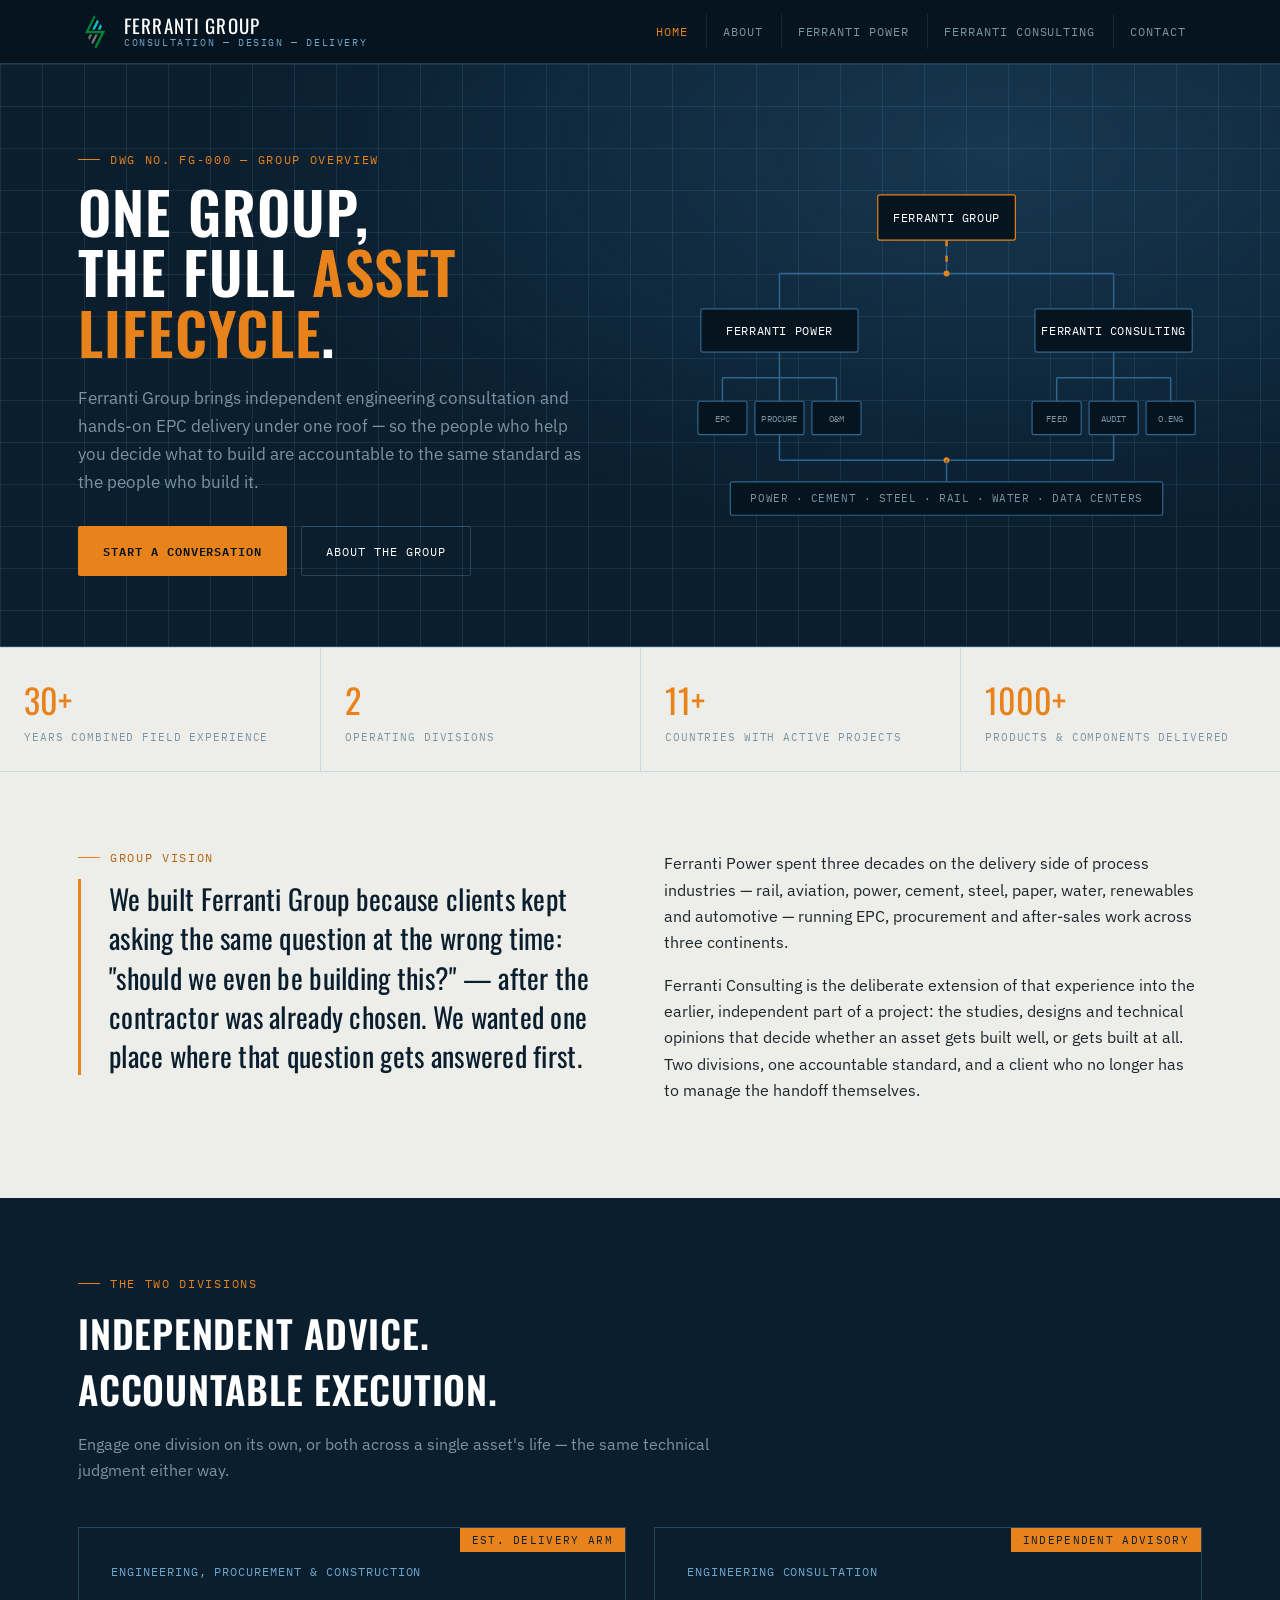
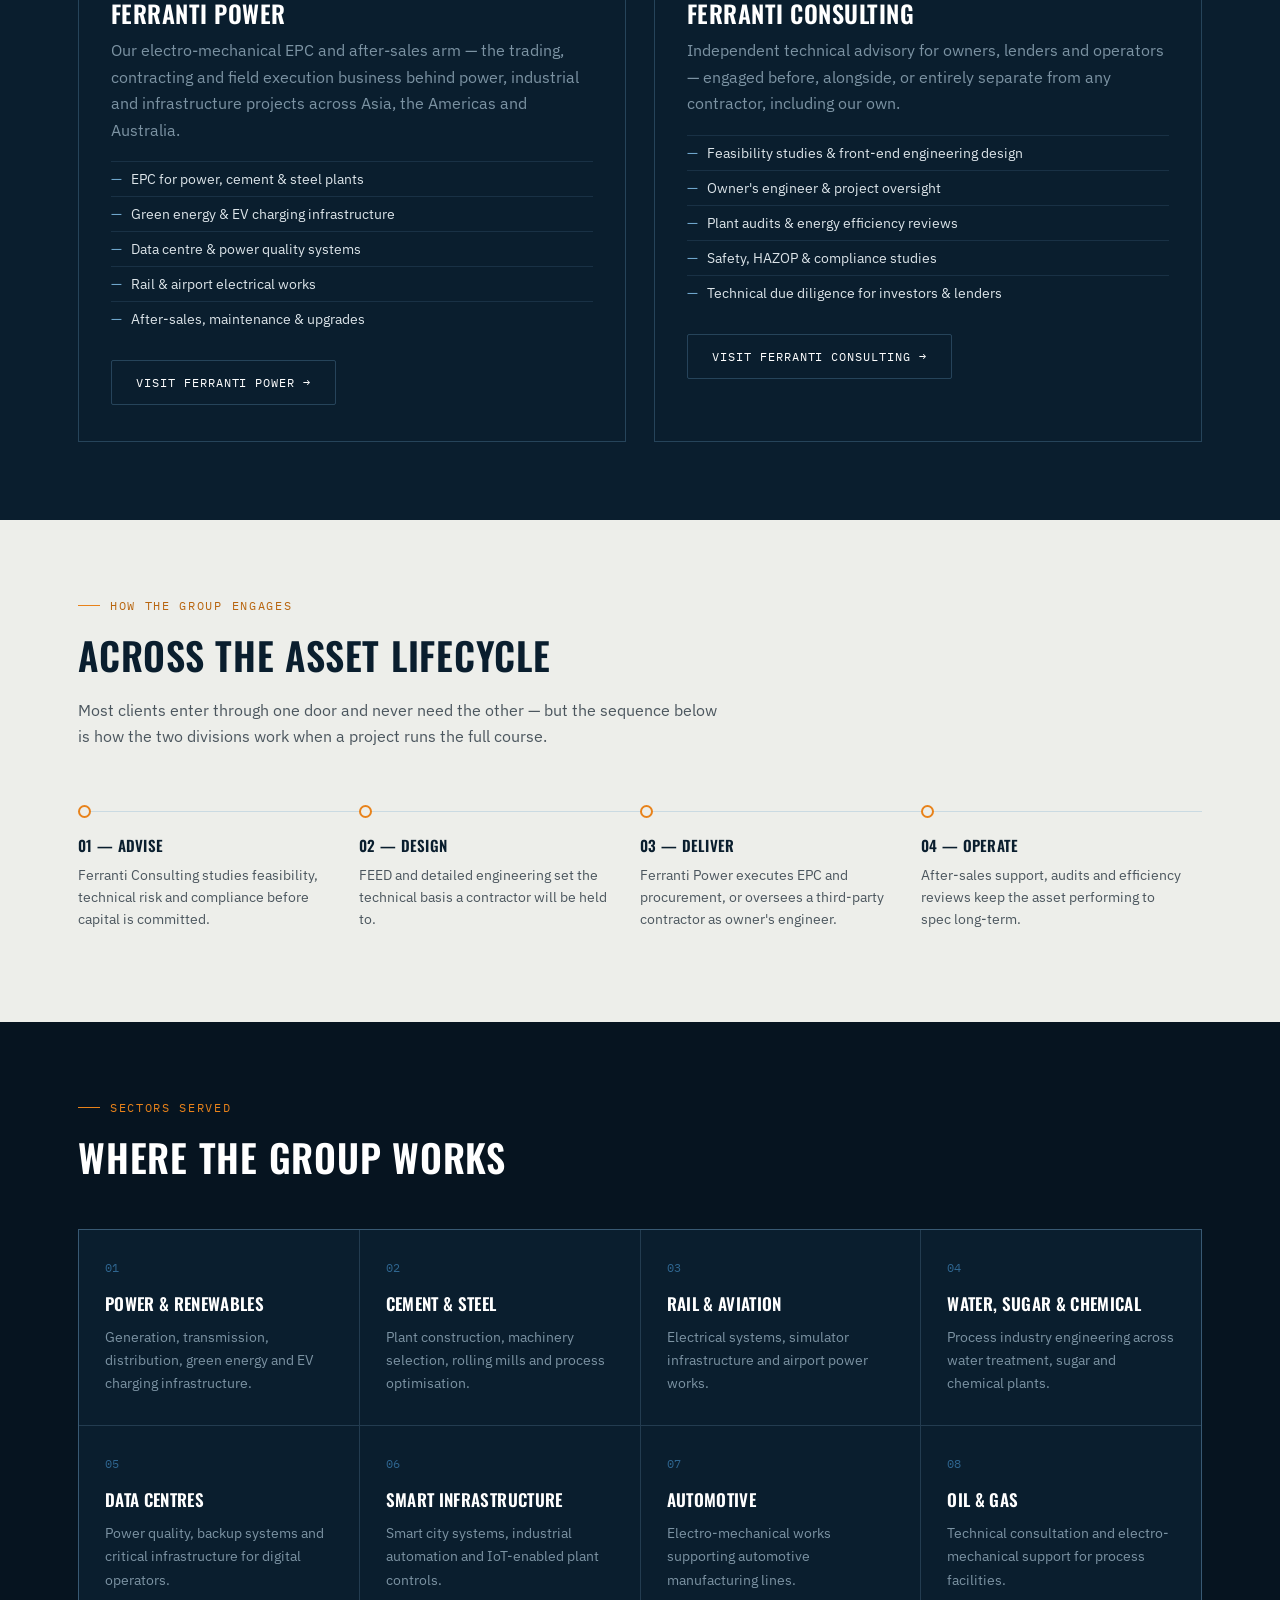
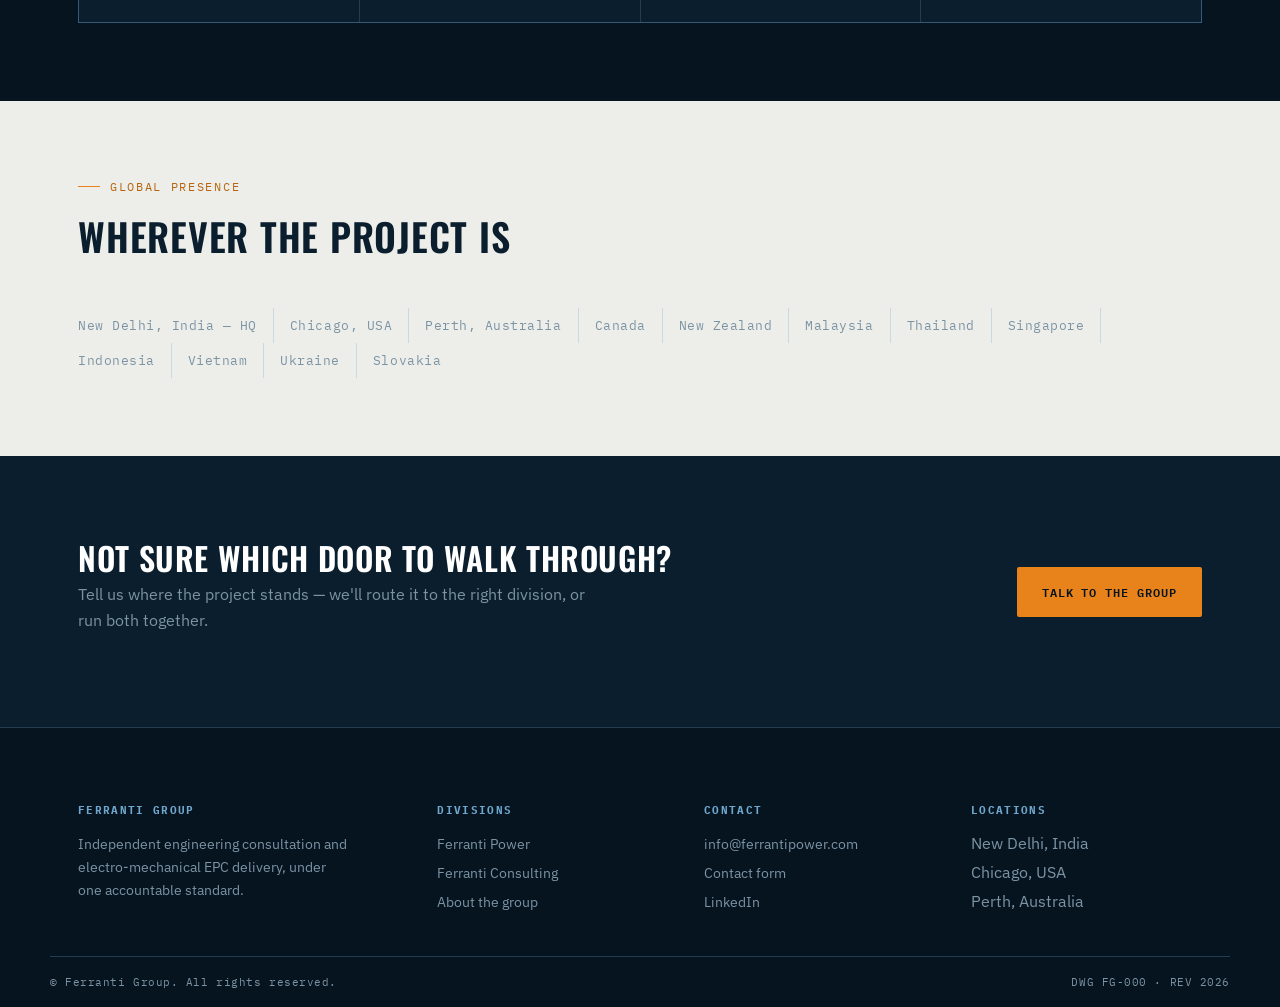
<file: index.html>
<!DOCTYPE html>
<html lang="en">

<head>
  <meta charset="UTF-8">
  <meta name="viewport" content="width=device-width, initial-scale=1, shrink-to-fit=no">
  <title>Ferranti Group | Engineering Consultation, EPC &amp; Electro-Mechanical Delivery</title>
  <meta name="description"
    content="Ferranti Group is the parent of Ferranti Power (EPC &amp; electro-mechanical delivery) and Ferranti Consulting (independent engineering advisory), serving power, cement, steel, rail, water and infrastructure clients worldwide.">
  <link rel="preconnect" href="https://fonts.googleapis.com">
  <link
    href="https://fonts.googleapis.com/css2?family=Oswald:wght@500;600;700&family=IBM+Plex+Sans:wght@400;500;600&family=IBM+Plex+Mono:wght@400;500&display=swap"
    rel="stylesheet">
  <link rel="stylesheet" href="css/style.css">
  <link rel="icon" type="image/png" href="/images/icon/logo-noBG.png">
  <link rel="canonical" href="https://ferrantipower.com/">
</head>

<body>

  <header class="titleblock-header">
    <div class="bar">
      <a class="brand" href="index.html">
        <img src="/images/icon/logo-noBG.png" alt="Ferranti Group">
        <span class="brand-text">
          <span class="g">Ferranti Group</span>
          <span class="sub">Consultation — Design — Delivery</span>
        </span>
      </a>
      <button class="nav-toggle" aria-label="Toggle navigation" aria-expanded="false">≡</button>
      <nav class="primary">
        <a href="index.html" class="active">Home</a>
        <a href="about.html">About</a>
        <a href="power.html">Ferranti Power</a>
        <a href="consulting.html">Ferranti Consulting</a>
        <a href="contact.html">Contact</a>
      </nav>
    </div>
  </header>

  <!-- HERO -->
  <section class="hero">
    <div class="wrap">
      <div class="hero-grid">
        <div>
          <div class="eyebrow">DWG NO. FG-000 — GROUP OVERVIEW</div>
          <h1>One group,<br>the full <em>asset lifecycle</em>.</h1>
          <p class="lede">Ferranti Group brings independent engineering consultation and hands-on EPC delivery under one
            roof — so the people who help you decide what to build are accountable to the same standard as the people
            who build it.</p>
          <div class="cta-row">
            <a href="contact.html" class="btn btn-amber">Start a conversation</a>
            <a href="about.html" class="btn btn-outline">About the group</a>
          </div>
        </div>

        <div class="sld-wrap" aria-hidden="false" role="img"
          aria-label="Diagram showing Ferranti Group connected to its two divisions, Ferranti Power and Ferranti Consulting, which together serve the Power, Industrial, Infrastructure and Rail &amp; Aviation sectors.">
          <svg viewBox="0 0 520 360" xmlns="http://www.w3.org/2000/svg">
            <!-- group node -->
            <rect x="190" y="10" width="140" height="46" class="sld-node-box hi" rx="2" />
            <text x="260" y="38" text-anchor="middle" class="sld-node-label strong">FERRANTI GROUP</text>

            <!-- trunk line -->
            <path d="M260,56 V90" class="sld-line" />
            <path d="M260,56 V90" class="sld-pulse" />
            <path d="M90,90 H430" class="sld-line" />
            <circle cx="260" cy="90" r="3" class="sld-dot" />

            <!-- branch to power -->
            <path d="M90,90 V126" class="sld-line" />
            <rect x="10" y="126" width="160" height="44" class="sld-node-box" rx="2" />
            <text x="90" y="153" text-anchor="middle" class="sld-node-label strong">FERRANTI POWER</text>

            <!-- branch to consulting -->
            <path d="M430,90 V126" class="sld-line" />
            <rect x="350" y="126" width="160" height="44" class="sld-node-box" rx="2" />
            <text x="430" y="153" text-anchor="middle" class="sld-node-label strong">FERRANTI CONSULTING</text>

            <!-- power sub-branches: EPC / PROCURE / O&M -->
            <path d="M90,170 V196 M32,196 H148 M32,196 V220 M90,196 V220 M148,196 V220" class="sld-line" />
            <rect x="7" y="220" width="50" height="34" class="sld-node-box" rx="2" />
            <text x="32" y="241" text-anchor="middle" class="sld-node-label small">EPC</text>
            <rect x="65" y="220" width="50" height="34" class="sld-node-box" rx="2" />
            <text x="90" y="241" text-anchor="middle" class="sld-node-label small">PROCURE</text>
            <rect x="123" y="220" width="50" height="34" class="sld-node-box" rx="2" />
            <text x="148" y="241" text-anchor="middle" class="sld-node-label small">O&amp;M</text>

            <!-- consulting sub-branches: FEED / AUDIT / OWNER'S ENG. -->
            <path d="M430,170 V196 M372,196 H488 M372,196 V220 M430,196 V220 M488,196 V220" class="sld-line" />
            <rect x="347" y="220" width="50" height="34" class="sld-node-box" rx="2" />
            <text x="372" y="241" text-anchor="middle" class="sld-node-label small">FEED</text>
            <rect x="405" y="220" width="50" height="34" class="sld-node-box" rx="2" />
            <text x="430" y="241" text-anchor="middle" class="sld-node-label small">AUDIT</text>
            <rect x="463" y="220" width="50" height="34" class="sld-node-box" rx="2" />
            <text x="488" y="241" text-anchor="middle" class="sld-node-label small">O.ENG</text>

            <!-- merge back to a sector bus -->
            <path d="M90,254 V280 M430,254 V280 M90,280 H430" class="sld-line" />
            <circle cx="260" cy="280" r="3" class="sld-dot" />
            <path d="M260,280 V302" class="sld-line" />
            <rect x="40" y="302" width="440" height="34" class="sld-node-box" rx="2" />
            <text x="260" y="323" text-anchor="middle" class="sld-node-label">POWER · CEMENT · STEEL · RAIL · WATER ·
              DATA CENTERS</text>
          </svg>
        </div>
      </div>
    </div>
  </section>

  <!-- STAT STRIP -->
  <div class="stat-strip">
    <div class="stat"><span class="n">30+</span><span class="l">Years combined field experience</span></div>
    <div class="stat"><span class="n">2</span><span class="l">Operating divisions</span></div>
    <div class="stat"><span class="n">11+</span><span class="l">Countries with active projects</span></div>
    <div class="stat"><span class="n">1000+</span><span class="l">Products &amp; components delivered</span></div>
  </div>

  <!-- VISION -->
  <section>
    <div class="wrap two-col">
      <div>
        <div class="eyebrow on-paper">GROUP VISION</div>
        <div class="vision-block">
          <p>We built Ferranti Group because clients kept asking the same question at the wrong time: "should we even be
            building this?" — after the contractor was already chosen. We wanted one place where that question gets
            answered first.</p>
        </div>
      </div>
      <div>
        <p>Ferranti Power spent three decades on the delivery side of process industries — rail, aviation, power,
          cement, steel, paper, water, renewables and automotive — running EPC, procurement and after-sales work across
          three continents.</p>
        <p>Ferranti Consulting is the deliberate extension of that experience into the earlier, independent part of a
          project: the studies, designs and technical opinions that decide whether an asset gets built well, or gets
          built at all. Two divisions, one accountable standard, and a client who no longer has to manage the handoff
          themselves.</p>
      </div>
    </div>
  </section>

  <!-- DIVISIONS -->
  <section class="on-navy">
    <div class="wrap">
      <div class="section-head">
        <div class="eyebrow">THE TWO DIVISIONS</div>
        <h2>Independent advice.<br>Accountable execution.</h2>
        <p>Engage one division on its own, or both across a single asset's life — the same technical judgment either
          way.</p>
      </div>
      <div class="division-grid">
        <div class="division-card" data-tag="EST. DELIVERY ARM">
          <span class="role">Engineering, Procurement &amp; Construction</span>
          <h3>Ferranti Power</h3>
          <p>Our electro-mechanical EPC and after-sales arm — the trading, contracting and field execution business
            behind power, industrial and infrastructure projects across Asia, the Americas and Australia.</p>
          <ul>
            <li>EPC for power, cement &amp; steel plants</li>
            <li>Green energy &amp; EV charging infrastructure</li>
            <li>Data centre &amp; power quality systems</li>
            <li>Rail &amp; airport electrical works</li>
            <li>After-sales, maintenance &amp; upgrades</li>
          </ul>
          <a href="power.html" class="btn btn-outline">Visit Ferranti Power →</a>
        </div>
        <div class="division-card" data-tag="INDEPENDENT ADVISORY">
          <span class="role">Engineering Consultation</span>
          <h3>Ferranti Consulting</h3>
          <p>Independent technical advisory for owners, lenders and operators — engaged before, alongside, or entirely
            separate from any contractor, including our own.</p>
          <ul>
            <li>Feasibility studies &amp; front-end engineering design</li>
            <li>Owner's engineer &amp; project oversight</li>
            <li>Plant audits &amp; energy efficiency reviews</li>
            <li>Safety, HAZOP &amp; compliance studies</li>
            <li>Technical due diligence for investors &amp; lenders</li>
          </ul>
          <a href="consulting.html" class="btn btn-outline">Visit Ferranti Consulting →</a>
        </div>
      </div>
    </div>
  </section>

  <!-- LIFECYCLE -->
  <section>
    <div class="wrap">
      <div class="section-head on-paper">
        <div class="eyebrow on-paper">HOW THE GROUP ENGAGES</div>
        <h2>Across the asset lifecycle</h2>
        <p>Most clients enter through one door and never need the other — but the sequence below is how the two
          divisions work when a project runs the full course.</p>
      </div>
      <div class="lifecycle">
        <div class="step"><span class="dot"></span>
          <h4>01 — Advise</h4>
          <p>Ferranti Consulting studies feasibility, technical risk and compliance before capital is committed.</p>
        </div>
        <div class="step"><span class="dot"></span>
          <h4>02 — Design</h4>
          <p>FEED and detailed engineering set the technical basis a contractor will be held to.</p>
        </div>
        <div class="step"><span class="dot"></span>
          <h4>03 — Deliver</h4>
          <p>Ferranti Power executes EPC and procurement, or oversees a third-party contractor as owner's engineer.</p>
        </div>
        <div class="step"><span class="dot"></span>
          <h4>04 — Operate</h4>
          <p>After-sales support, audits and efficiency reviews keep the asset performing to spec long-term.</p>
        </div>
      </div>
    </div>
  </section>

  <!-- SECTORS -->
  <section class="on-navy-deep">
    <div class="wrap">
      <div class="section-head">
        <div class="eyebrow">SECTORS SERVED</div>
        <h2>Where the group works</h2>
      </div>
      <div class="card-grid">
        <div class="card" style="background:var(--navy);border-color:var(--line);">
          <span class="num">01</span>
          <h4 style="color:#fff;">Power &amp; Renewables</h4>
          <p style="color:var(--mist);">Generation, transmission, distribution, green energy and EV charging
            infrastructure.</p>
        </div>
        <div class="card" style="background:var(--navy);border-color:var(--line);">
          <span class="num">02</span>
          <h4 style="color:#fff;">Cement &amp; Steel</h4>
          <p style="color:var(--mist);">Plant construction, machinery selection, rolling mills and process optimisation.
          </p>
        </div>
        <div class="card" style="background:var(--navy);border-color:var(--line);">
          <span class="num">03</span>
          <h4 style="color:#fff;">Rail &amp; Aviation</h4>
          <p style="color:var(--mist);">Electrical systems, simulator infrastructure and airport power works.</p>
        </div>
        <div class="card" style="background:var(--navy);border-color:var(--line);">
          <span class="num">04</span>
          <h4 style="color:#fff;">Water, Sugar &amp; Chemical</h4>
          <p style="color:var(--mist);">Process industry engineering across water treatment, sugar and chemical plants.
          </p>
        </div>
        <div class="card" style="background:var(--navy);border-color:var(--line);">
          <span class="num">05</span>
          <h4 style="color:#fff;">Data Centres</h4>
          <p style="color:var(--mist);">Power quality, backup systems and critical infrastructure for digital operators.
          </p>
        </div>
        <div class="card" style="background:var(--navy);border-color:var(--line);">
          <span class="num">06</span>
          <h4 style="color:#fff;">Smart Infrastructure</h4>
          <p style="color:var(--mist);">Smart city systems, industrial automation and IoT-enabled plant controls.</p>
        </div>
        <div class="card" style="background:var(--navy);border-color:var(--line);">
          <span class="num">07</span>
          <h4 style="color:#fff;">Automotive</h4>
          <p style="color:var(--mist);">Electro-mechanical works supporting automotive manufacturing lines.</p>
        </div>
        <div class="card" style="background:var(--navy);border-color:var(--line);">
          <span class="num">08</span>
          <h4 style="color:#fff;">Oil &amp; Gas</h4>
          <p style="color:var(--mist);">Technical consultation and electro-mechanical support for process facilities.
          </p>
        </div>
      </div>
    </div>
  </section>

  <!-- GLOBAL PRESENCE -->
  <section>
    <div class="wrap">
      <div class="section-head on-paper">
        <div class="eyebrow on-paper">GLOBAL PRESENCE</div>
        <h2>Wherever the project is</h2>
      </div>
      <div class="geo-list">
        <span>New Delhi, India — HQ</span>
        <span>Chicago, USA</span>
        <span>Perth, Australia</span>
        <span>Canada</span>
        <span>New Zealand</span>
        <span>Malaysia</span>
        <span>Thailand</span>
        <span>Singapore</span>
        <span>Indonesia</span>
        <span>Vietnam</span>
        <span>Ukraine</span>
        <span>Slovakia</span>
      </div>
    </div>
  </section>

  <!-- CTA -->
  <section class="on-navy">
    <div class="wrap" style="display:flex;flex-wrap:wrap;justify-content:space-between;align-items:center;gap:24px;">
      <div>
        <h2 style="color:#fff;font-size:clamp(24px,3vw,32px);">Not sure which door to walk through?</h2>
        <p style="max-width:52ch;">Tell us where the project stands — we'll route it to the right division, or run both
          together.</p>
      </div>
      <a href="contact.html" class="btn btn-amber">Talk to the group</a>
    </div>
  </section>

  <footer>
    <div class="wrap footer-grid">
      <div>
        <h5>Ferranti Group</h5>
        <p style="max-width:34ch;">Independent engineering consultation and electro-mechanical EPC delivery, under one
          accountable standard.</p>
      </div>
      <div>
        <h5>Divisions</h5>
        <ul>
          <li><a href="power.html">Ferranti Power</a></li>
          <li><a href="consulting.html">Ferranti Consulting</a></li>
          <li><a href="about.html">About the group</a></li>
        </ul>
      </div>
      <div>
        <h5>Contact</h5>
        <ul>
          <li><a href="mailto:info@ferrantipower.com">info@ferrantipower.com</a></li>
          <li><a href="contact.html">Contact form</a></li>
          <li><a href="https://www.linkedin.com/in/ferranti-power-912713331/">LinkedIn</a></li>
        </ul>
      </div>
      <div>
        <h5>Locations</h5>
        <ul>
          <li>New Delhi, India</li>
          <li>Chicago, USA</li>
          <li>Perth, Australia</li>
        </ul>
      </div>
    </div>
    <div class="wrap footer-bottom">
      <span>© Ferranti Group. All rights reserved.</span>
      <span>DWG FG-000 · REV 2026</span>
    </div>
  </footer>

  <script src="js/script.js"></script>
</body>

</html>
</file>
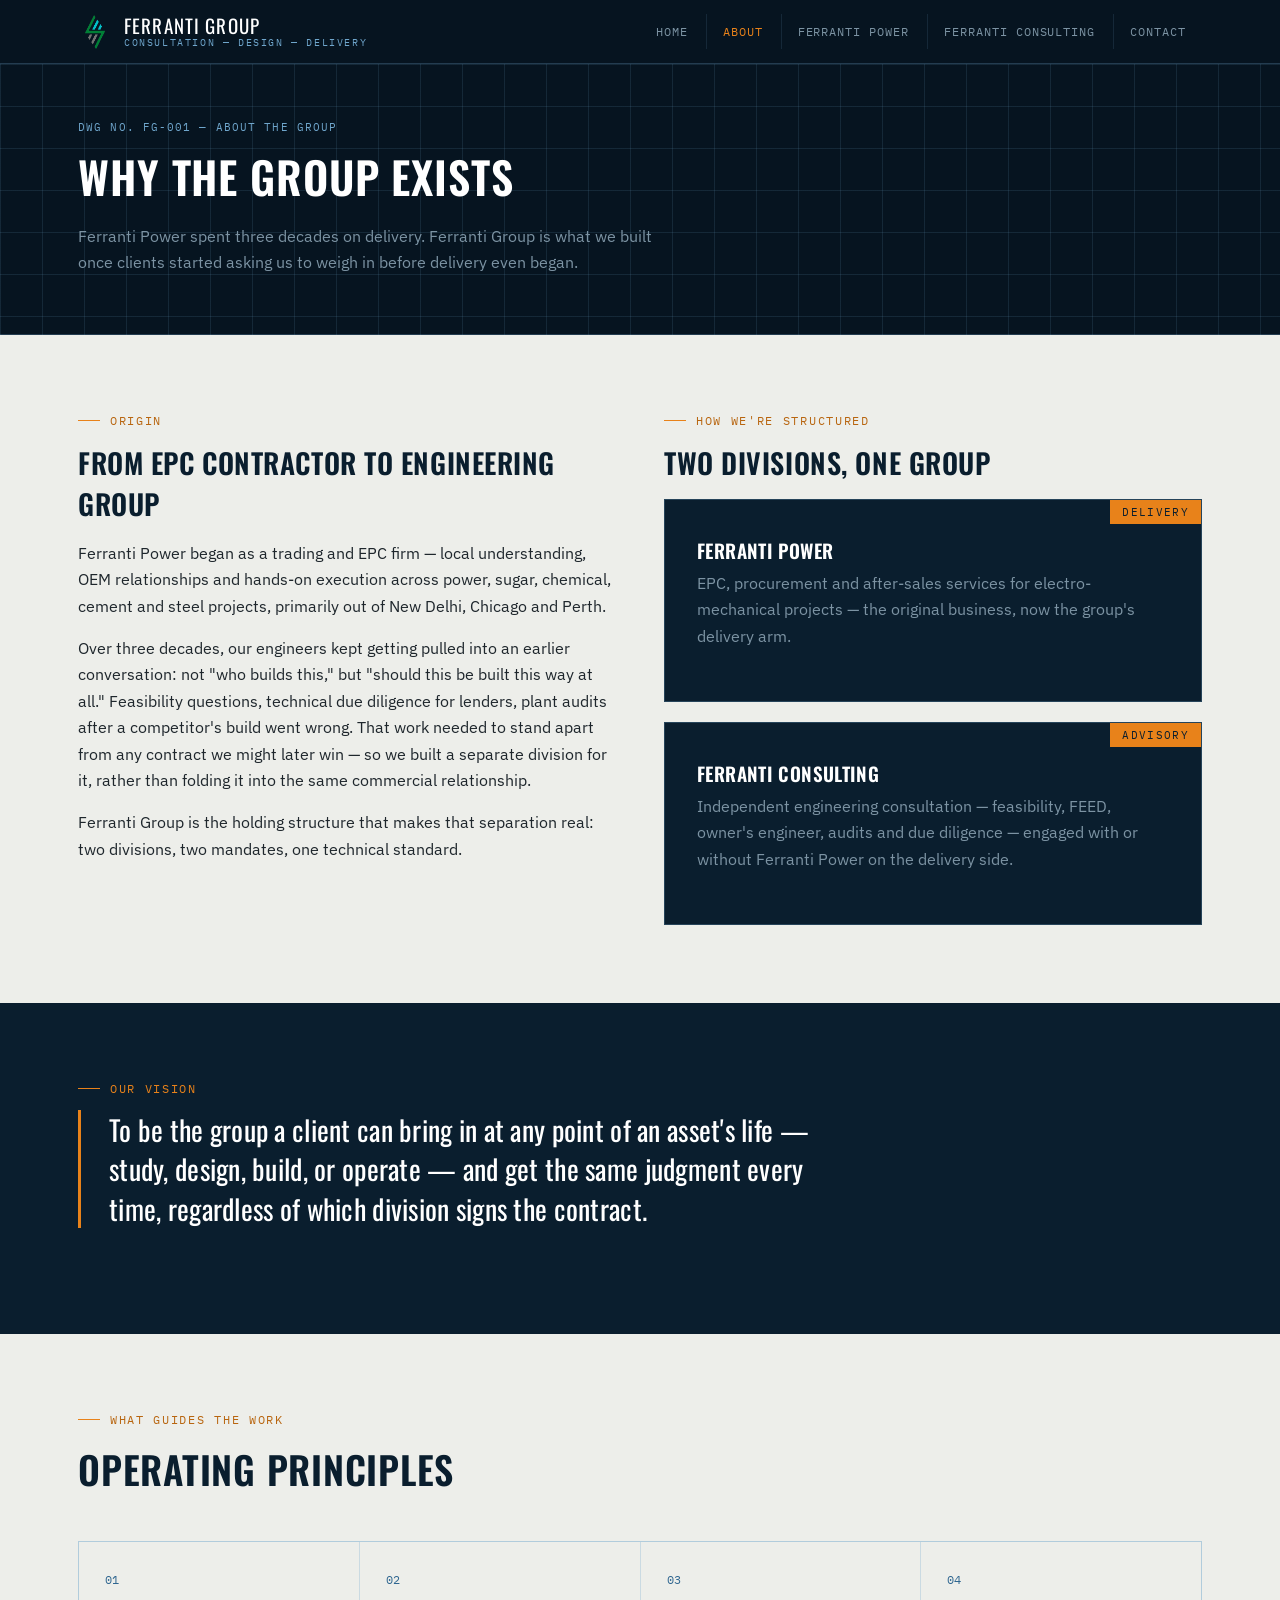
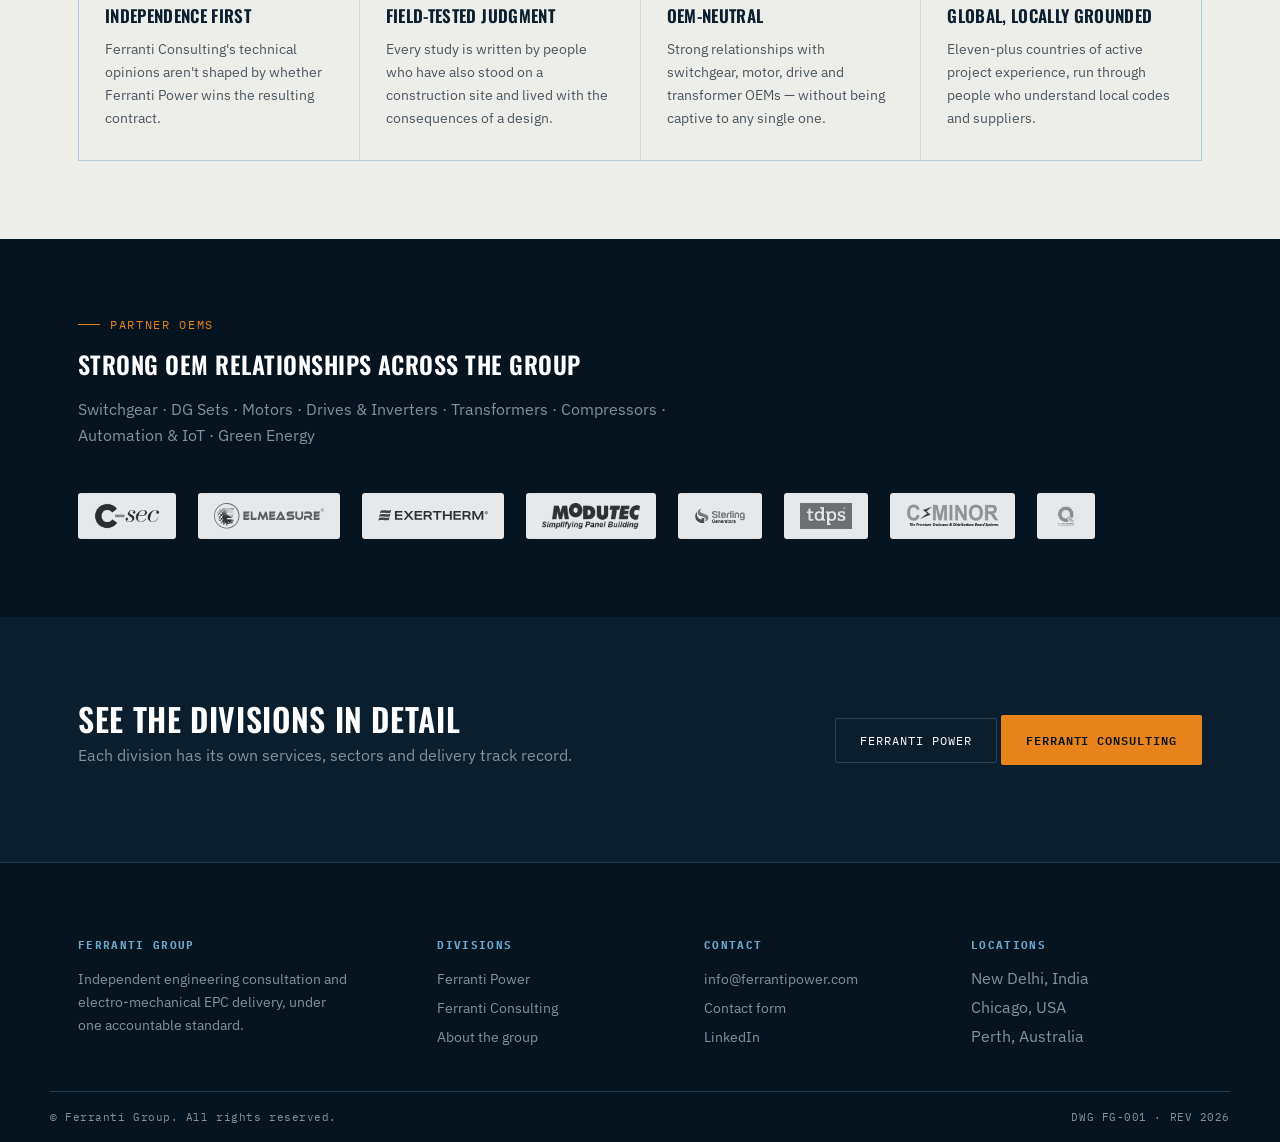
<file: about.html>
<!DOCTYPE html>
<html lang="en">

<head>
  <meta charset="UTF-8">
  <meta name="viewport" content="width=device-width, initial-scale=1, shrink-to-fit=no">
  <title>About | Ferranti Group</title>
  <meta name="description"
    content="Ferranti Group is the parent company of Ferranti Power and Ferranti Consulting, formed to bring independent engineering advice and EPC delivery under one standard.">
  <link rel="preconnect" href="https://fonts.googleapis.com">
  <link
    href="https://fonts.googleapis.com/css2?family=Oswald:wght@500;600;700&family=IBM+Plex+Sans:wght@400;500;600&family=IBM+Plex+Mono:wght@400;500&display=swap"
    rel="stylesheet">
  <link rel="stylesheet" href="css/style.css">
  <link rel="icon" type="image/png" href="/images/icon/logo-noBG.png">
  <link rel="canonical" href="https://ferrantipower.com/">
</head>

<body>

  <header class="titleblock-header">
    <div class="bar">
      <a class="brand" href="index.html">
        <img src="/images/icon/logo-noBG.png" alt="Ferranti Group">
        <span class="brand-text">
          <span class="g">Ferranti Group</span>
          <span class="sub">Consultation — Design — Delivery</span>
        </span>
      </a>
      <button class="nav-toggle" aria-label="Toggle navigation" aria-expanded="false">≡</button>
      <nav class="primary">
        <a href="index.html">Home</a>
        <a href="about.html" class="active">About</a>
        <a href="power.html">Ferranti Power</a>
        <a href="consulting.html">Ferranti Consulting</a>
        <a href="contact.html">Contact</a>
      </nav>
    </div>
  </header>

  <div class="page-header">
    <div class="wrap">
      <div class="dwg">DWG NO. FG-001 — ABOUT THE GROUP</div>
      <h1>Why the group exists</h1>
      <p>Ferranti Power spent three decades on delivery. Ferranti Group is what we built once clients started asking us
        to weigh in before delivery even began.</p>
    </div>
  </div>

  <section>
    <div class="wrap two-col">
      <div>
        <div class="eyebrow on-paper">ORIGIN</div>
        <h2 style="font-size:28px;margin-bottom:16px;">From EPC contractor to engineering group</h2>
        <p>Ferranti Power began as a trading and EPC firm — local understanding, OEM relationships and hands-on
          execution across power, sugar, chemical, cement and steel projects, primarily out of New Delhi, Chicago and
          Perth.</p>
        <p>Over three decades, our engineers kept getting pulled into an earlier conversation: not "who builds this,"
          but "should this be built this way at all." Feasibility questions, technical due diligence for lenders, plant
          audits after a competitor's build went wrong. That work needed to stand apart from any contract we might later
          win — so we built a separate division for it, rather than folding it into the same commercial relationship.
        </p>
        <p>Ferranti Group is the holding structure that makes that separation real: two divisions, two mandates, one
          technical standard.</p>
      </div>
      <div>
        <div class="eyebrow on-paper">HOW WE'RE STRUCTURED</div>
        <h2 style="font-size:28px;margin-bottom:16px;">Two divisions, one group</h2>
        <div class="division-card" data-tag="DELIVERY" style="margin-bottom:20px;">
          <h3 style="font-size:19px;">Ferranti Power</h3>
          <p>EPC, procurement and after-sales services for electro-mechanical projects — the original business, now the
            group's delivery arm.</p>
        </div>
        <div class="division-card" data-tag="ADVISORY">
          <h3 style="font-size:19px;">Ferranti Consulting</h3>
          <p>Independent engineering consultation — feasibility, FEED, owner's engineer, audits and due diligence —
            engaged with or without Ferranti Power on the delivery side.</p>
        </div>
      </div>
    </div>
  </section>

  <section class="on-navy">
    <div class="wrap">
      <div class="eyebrow">OUR VISION</div>
      <div class="vision-block">
        <p>To be the group a client can bring in at any point of an asset's life — study, design, build, or operate —
          and get the same judgment every time, regardless of which division signs the contract.</p>
      </div>
    </div>
  </section>

  <section>
    <div class="wrap">
      <div class="section-head on-paper">
        <div class="eyebrow on-paper">WHAT GUIDES THE WORK</div>
        <h2>Operating principles</h2>
      </div>
      <div class="card-grid">
        <div class="card">
          <span class="num">01</span>
          <h4>Independence first</h4>
          <p>Ferranti Consulting's technical opinions aren't shaped by whether Ferranti Power wins the resulting
            contract.</p>
        </div>
        <div class="card">
          <span class="num">02</span>
          <h4>Field-tested judgment</h4>
          <p>Every study is written by people who have also stood on a construction site and lived with the consequences
            of a design.</p>
        </div>
        <div class="card">
          <span class="num">03</span>
          <h4>OEM-neutral</h4>
          <p>Strong relationships with switchgear, motor, drive and transformer OEMs — without being captive to any
            single one.</p>
        </div>
        <div class="card">
          <span class="num">04</span>
          <h4>Global, locally grounded</h4>
          <p>Eleven-plus countries of active project experience, run through people who understand local codes and
            suppliers.</p>
        </div>
      </div>
    </div>
  </section>

  <section class="on-navy-deep">
    <div class="wrap">
      <div class="section-head">
        <div class="eyebrow">PARTNER OEMS</div>
        <h2 style="font-size:24px;">Strong OEM relationships across the group</h2>
        <p>Switchgear · DG Sets · Motors · Drives &amp; Inverters · Transformers · Compressors · Automation &amp; IoT ·
          Green Energy</p>
      </div>
      <div class="partner-strip">
        <a href="https://c-sec.co.in" target="_blank" rel="noopener"><img src="/images/logo/c_sec.png" alt="C-Sec"></a>
        <a href="https://www.elmeasure.com" target="_blank" rel="noopener"><img
            src="/images/logo/ElmeasureLogoColor.svg" alt="Elmeasure"></a>
        <a href="https://www.exertherm.com" target="_blank" rel="noopener"><img src="/images/logo/Exertherm.svg"
            alt="Exertherm"></a>
        <a href="https://modutec.net" target="_blank" rel="noopener"><img src="/images/logo/modutec.png"
            alt="Modutec"></a>
        <a href="https://www.sterlinggreen.com" target="_blank" rel="noopener"><img
            src="/images/logo/sterling_generator.jpg" alt="Sterling Generators"></a>
        <a href="https://www.tdps.co.in/" target="_blank" rel="noopener"><img src="/images/logo/tdps.png"
            alt="TDPS"></a>
        <a href="http://www.c-minor.co.th" target="_blank" rel="noopener"><img src="/images/logo/c-minor.png"
            alt="C-Minor"></a>
        <a href="https://madhugroup.com" target="_blank" rel="noopener"><img src="/images/logo/conquerent.jpeg"
            alt="Conquerent / Madhu Group"></a>
      </div>
    </div>
  </section>

  <section class="on-navy">
    <div class="wrap" style="display:flex;flex-wrap:wrap;justify-content:space-between;align-items:center;gap:24px;">
      <div>
        <h2 style="color:#fff;font-size:clamp(24px,3vw,32px);">See the divisions in detail</h2>
        <p style="max-width:52ch;">Each division has its own services, sectors and delivery track record.</p>
      </div>
      <div class="cta-row">
        <a href="power.html" class="btn btn-outline">Ferranti Power</a>
        <a href="consulting.html" class="btn btn-amber">Ferranti Consulting</a>
      </div>
    </div>
  </section>

  <footer>
    <div class="wrap footer-grid">
      <div>
        <h5>Ferranti Group</h5>
        <p style="max-width:34ch;">Independent engineering consultation and electro-mechanical EPC delivery, under one
          accountable standard.</p>
      </div>
      <div>
        <h5>Divisions</h5>
        <ul>
          <li><a href="power.html">Ferranti Power</a></li>
          <li><a href="consulting.html">Ferranti Consulting</a></li>
          <li><a href="about.html">About the group</a></li>
        </ul>
      </div>
      <div>
        <h5>Contact</h5>
        <ul>
          <li><a href="mailto:info@ferrantipower.com">info@ferrantipower.com</a></li>
          <li><a href="contact.html">Contact form</a></li>
          <li><a href="https://www.linkedin.com/in/ferranti-power-912713331/">LinkedIn</a></li>
        </ul>
      </div>
      <div>
        <h5>Locations</h5>
        <ul>
          <li>New Delhi, India</li>
          <li>Chicago, USA</li>
          <li>Perth, Australia</li>
        </ul>
      </div>
    </div>
    <div class="wrap footer-bottom">
      <span>© Ferranti Group. All rights reserved.</span>
      <span>DWG FG-001 · REV 2026</span>
    </div>
  </footer>

  <script src="js/script.js"></script>
</body>

</html>
</file>
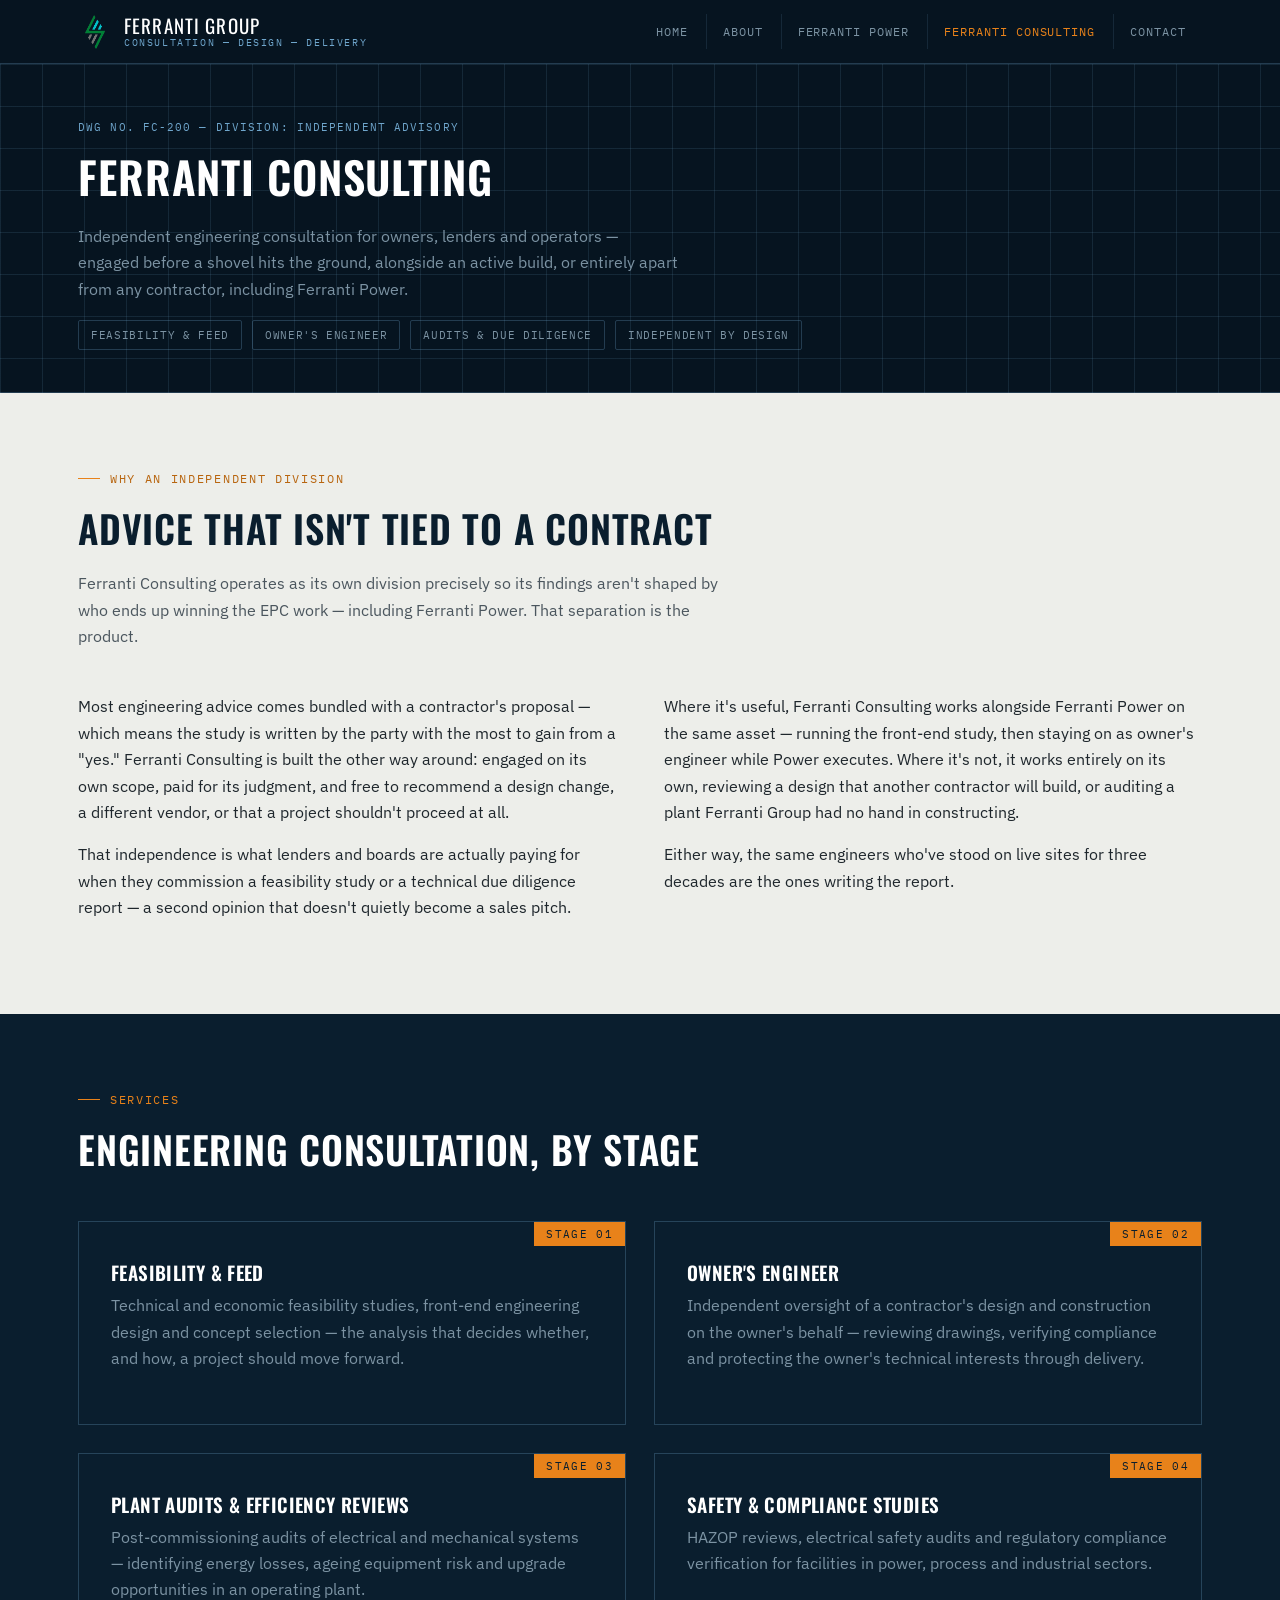
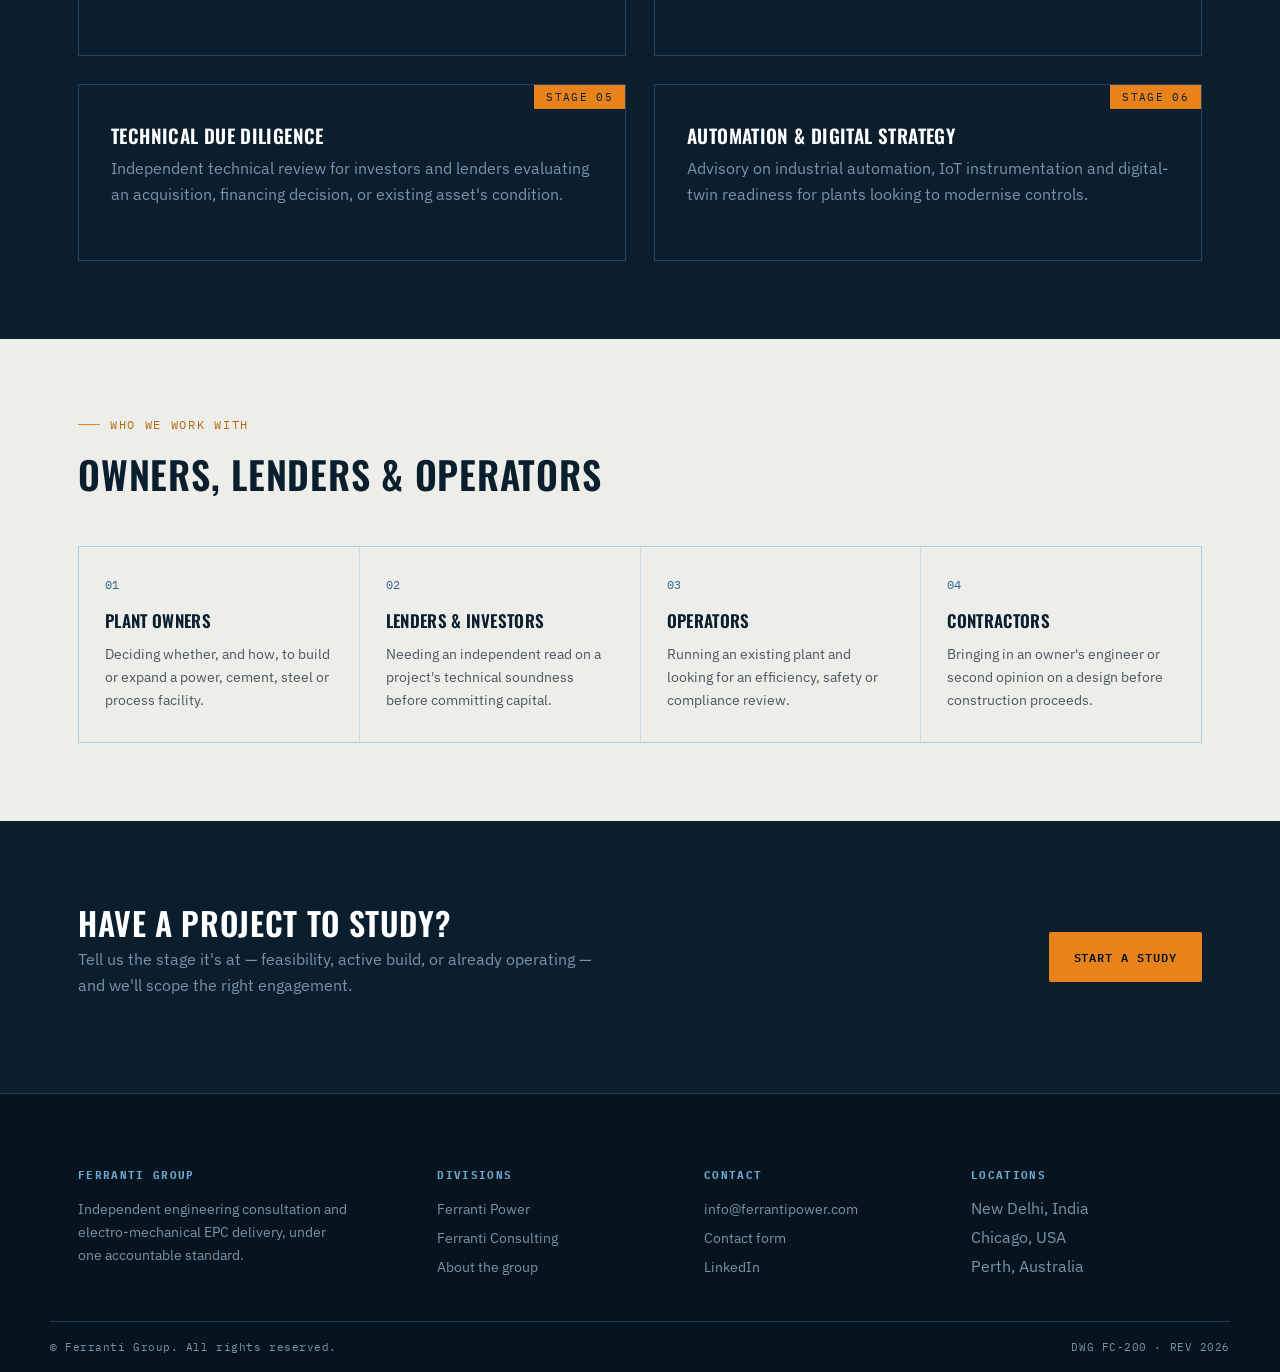
<file: consulting.html>
<!DOCTYPE html>
<html lang="en">

<head>
  <meta charset="UTF-8">
  <meta name="viewport" content="width=device-width, initial-scale=1, shrink-to-fit=no">
  <title>Ferranti Consulting | Independent Engineering Consultation — Ferranti Group</title>
  <meta name="description"
    content="Ferranti Consulting is Ferranti Group's independent engineering advisory division: feasibility studies, FEED, owner's engineer services, plant audits and technical due diligence.">
  <link rel="preconnect" href="https://fonts.googleapis.com">
  <link
    href="https://fonts.googleapis.com/css2?family=Oswald:wght@500;600;700&family=IBM+Plex+Sans:wght@400;500;600&family=IBM+Plex+Mono:wght@400;500&display=swap"
    rel="stylesheet">
  <link rel="stylesheet" href="css/style.css">
  <link rel="icon" type="image/png" href="/images/icon/logo-noBG.png">
</head>

<body>

  <header class="titleblock-header">
    <div class="bar">
      <a class="brand" href="index.html">
        <img src="/images/icon/logo-noBG.png" alt="Ferranti Group">
        <span class="brand-text">
          <span class="g">Ferranti Group</span>
          <span class="sub">Consultation — Design — Delivery</span>
        </span>
      </a>
      <button class="nav-toggle" aria-label="Toggle navigation" aria-expanded="false">≡</button>
      <nav class="primary">
        <a href="index.html">Home</a>
        <a href="about.html">About</a>
        <a href="power.html">Ferranti Power</a>
        <a href="consulting.html" class="active">Ferranti Consulting</a>
        <a href="contact.html">Contact</a>
      </nav>
    </div>
  </header>

  <div class="page-header">
    <div class="wrap">
      <div class="dwg">DWG NO. FC-200 — DIVISION: INDEPENDENT ADVISORY</div>
      <h1>Ferranti Consulting</h1>
      <p>Independent engineering consultation for owners, lenders and operators — engaged before a shovel hits the
        ground, alongside an active build, or entirely apart from any contractor, including Ferranti Power.</p>
      <div class="badge-row">
        <span class="badge">Feasibility &amp; FEED</span>
        <span class="badge">Owner's Engineer</span>
        <span class="badge">Audits &amp; Due Diligence</span>
        <span class="badge">Independent by Design</span>
      </div>
    </div>
  </div>

  <section>
    <div class="wrap">
      <div class="section-head on-paper">
        <div class="eyebrow on-paper">WHY AN INDEPENDENT DIVISION</div>
        <h2>Advice that isn't tied to a contract</h2>
        <p>Ferranti Consulting operates as its own division precisely so its findings aren't shaped by who ends up
          winning the EPC work — including Ferranti Power. That separation is the product.</p>
      </div>
      <div class="two-col">
        <div>
          <p>Most engineering advice comes bundled with a contractor's proposal — which means the study is written by
            the party with the most to gain from a "yes." Ferranti Consulting is built the other way around: engaged on
            its own scope, paid for its judgment, and free to recommend a design change, a different vendor, or that a
            project shouldn't proceed at all.</p>
          <p>That independence is what lenders and boards are actually paying for when they commission a feasibility
            study or a technical due diligence report — a second opinion that doesn't quietly become a sales pitch.</p>
        </div>
        <div>
          <p>Where it's useful, Ferranti Consulting works alongside Ferranti Power on the same asset — running the
            front-end study, then staying on as owner's engineer while Power executes. Where it's not, it works entirely
            on its own, reviewing a design that another contractor will build, or auditing a plant Ferranti Group had no
            hand in constructing.</p>
          <p>Either way, the same engineers who've stood on live sites for three decades are the ones writing the
            report.</p>
        </div>
      </div>
    </div>
  </section>

  <section class="on-navy">
    <div class="wrap">
      <div class="section-head">
        <div class="eyebrow">SERVICES</div>
        <h2>Engineering consultation, by stage</h2>
      </div>
      <div class="division-grid">
        <div class="division-card" data-tag="STAGE 01">
          <h3 style="font-size:19px;">Feasibility &amp; FEED</h3>
          <p>Technical and economic feasibility studies, front-end engineering design and concept selection — the
            analysis that decides whether, and how, a project should move forward.</p>
        </div>
        <div class="division-card" data-tag="STAGE 02">
          <h3 style="font-size:19px;">Owner's Engineer</h3>
          <p>Independent oversight of a contractor's design and construction on the owner's behalf — reviewing drawings,
            verifying compliance and protecting the owner's technical interests through delivery.</p>
        </div>
        <div class="division-card" data-tag="STAGE 03">
          <h3 style="font-size:19px;">Plant Audits &amp; Efficiency Reviews</h3>
          <p>Post-commissioning audits of electrical and mechanical systems — identifying energy losses, ageing
            equipment risk and upgrade opportunities in an operating plant.</p>
        </div>
        <div class="division-card" data-tag="STAGE 04">
          <h3 style="font-size:19px;">Safety &amp; Compliance Studies</h3>
          <p>HAZOP reviews, electrical safety audits and regulatory compliance verification for facilities in power,
            process and industrial sectors.</p>
        </div>
        <div class="division-card" data-tag="STAGE 05">
          <h3 style="font-size:19px;">Technical Due Diligence</h3>
          <p>Independent technical review for investors and lenders evaluating an acquisition, financing decision, or
            existing asset's condition.</p>
        </div>
        <div class="division-card" data-tag="STAGE 06">
          <h3 style="font-size:19px;">Automation &amp; Digital Strategy</h3>
          <p>Advisory on industrial automation, IoT instrumentation and digital-twin readiness for plants looking to
            modernise controls.</p>
        </div>
      </div>
    </div>
  </section>

  <section>
    <div class="wrap">
      <div class="section-head on-paper">
        <div class="eyebrow on-paper">WHO WE WORK WITH</div>
        <h2>Owners, lenders &amp; operators</h2>
      </div>
      <div class="card-grid">
        <div class="card">
          <span class="num">01</span>
          <h4>Plant Owners</h4>
          <p>Deciding whether, and how, to build or expand a power, cement, steel or process facility.</p>
        </div>
        <div class="card">
          <span class="num">02</span>
          <h4>Lenders &amp; Investors</h4>
          <p>Needing an independent read on a project's technical soundness before committing capital.</p>
        </div>
        <div class="card">
          <span class="num">03</span>
          <h4>Operators</h4>
          <p>Running an existing plant and looking for an efficiency, safety or compliance review.</p>
        </div>
        <div class="card">
          <span class="num">04</span>
          <h4>Contractors</h4>
          <p>Bringing in an owner's engineer or second opinion on a design before construction proceeds.</p>
        </div>
      </div>
    </div>
  </section>

  <section class="on-navy">
    <div class="wrap" style="display:flex;flex-wrap:wrap;justify-content:space-between;align-items:center;gap:24px;">
      <div>
        <h2 style="color:#fff;font-size:clamp(24px,3vw,32px);">Have a project to study?</h2>
        <p style="max-width:52ch;">Tell us the stage it's at — feasibility, active build, or already operating — and
          we'll scope the right engagement.</p>
      </div>
      <a href="contact.html" class="btn btn-amber">Start a study</a>
    </div>
  </section>

  <footer>
    <div class="wrap footer-grid">
      <div>
        <h5>Ferranti Group</h5>
        <p style="max-width:34ch;">Independent engineering consultation and electro-mechanical EPC delivery, under one
          accountable standard.</p>
      </div>
      <div>
        <h5>Divisions</h5>
        <ul>
          <li><a href="power.html">Ferranti Power</a></li>
          <li><a href="consulting.html">Ferranti Consulting</a></li>
          <li><a href="about.html">About the group</a></li>
        </ul>
      </div>
      <div>
        <h5>Contact</h5>
        <ul>
          <li><a href="mailto:info@ferrantipower.com">info@ferrantipower.com</a></li>
          <li><a href="contact.html">Contact form</a></li>
          <li><a href="https://www.linkedin.com/in/ferranti-power-912713331/">LinkedIn</a></li>
        </ul>
      </div>
      <div>
        <h5>Locations</h5>
        <ul>
          <li>New Delhi, India</li>
          <li>Chicago, USA</li>
          <li>Perth, Australia</li>
        </ul>
      </div>
    </div>
    <div class="wrap footer-bottom">
      <span>© Ferranti Group. All rights reserved.</span>
      <span>DWG FC-200 · REV 2026</span>
    </div>
  </footer>

  <script src="js/script.js"></script>
</body>

</html>
</file>
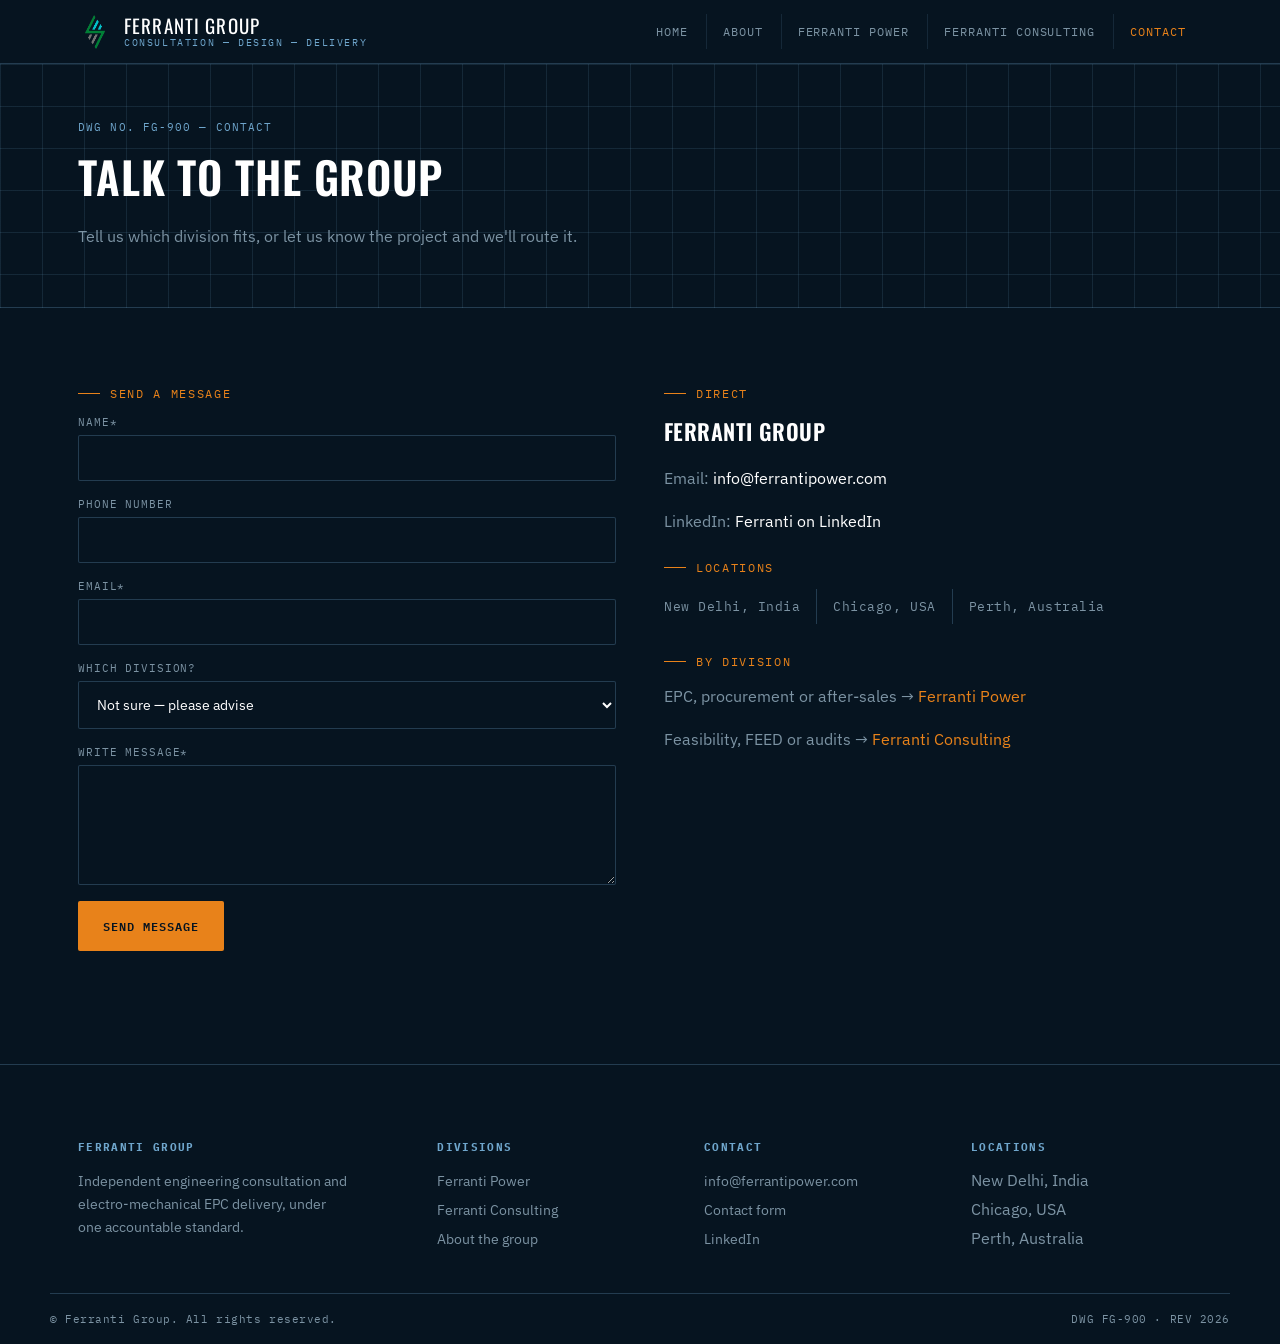
<file: contact.html>
<!DOCTYPE html>
<html lang="en">

<head>
  <meta charset="UTF-8">
  <meta name="viewport" content="width=device-width, initial-scale=1, shrink-to-fit=no">
  <title>Contact | Ferranti Group</title>
  <meta name="description"
    content="Get in touch with Ferranti Group — Ferranti Power (EPC &amp; electro-mechanical delivery) and Ferranti Consulting (independent engineering advisory).">
  <link rel="preconnect" href="https://fonts.googleapis.com">
  <link
    href="https://fonts.googleapis.com/css2?family=Oswald:wght@500;600;700&family=IBM+Plex+Sans:wght@400;500;600&family=IBM+Plex+Mono:wght@400;500&display=swap"
    rel="stylesheet">
  <link rel="stylesheet" href="css/style.css">
  <link rel="icon" type="image/png" href="/images/icon/logo-noBG.png">
  <link rel="canonical" href="https://ferrantipower.com/">
</head>

<body>

  <header class="titleblock-header">
    <div class="bar">
      <a class="brand" href="index.html">
        <img src="/images/icon/logo-noBG.png" alt="Ferranti Group">
        <span class="brand-text">
          <span class="g">Ferranti Group</span>
          <span class="sub">Consultation — Design — Delivery</span>
        </span>
      </a>
      <button class="nav-toggle" aria-label="Toggle navigation" aria-expanded="false">≡</button>
      <nav class="primary">
        <a href="index.html">Home</a>
        <a href="about.html">About</a>
        <a href="power.html">Ferranti Power</a>
        <a href="consulting.html">Ferranti Consulting</a>
        <a href="contact.html" class="active">Contact</a>
      </nav>
    </div>
  </header>

  <div class="page-header">
    <div class="wrap">
      <div class="dwg">DWG NO. FG-900 — CONTACT</div>
      <h1>Talk to the group</h1>
      <p>Tell us which division fits, or let us know the project and we'll route it.</p>
    </div>
  </div>

  <section class="on-navy-deep">
    <div class="wrap two-col">
      <div>
        <div class="eyebrow">SEND A MESSAGE</div>
        <form class="contact-form" action="https://formspree.io/f/xojorrdj" method="post">
          <div class="field">
            <label for="name">Name*</label>
            <input type="text" id="name" name="name" required>
          </div>
          <div class="field">
            <label for="number">Phone Number</label>
            <input type="tel" id="number" name="number">
          </div>
          <div class="field">
            <label for="email">Email*</label>
            <input type="email" id="email" name="email" required>
          </div>
          <div class="field">
            <label for="division">Which division?</label>
            <select id="division" name="division"
              style="background:var(--navy-deep);border:1px solid var(--line);color:#fff;padding:13px 14px;font-family:var(--body);font-size:14px;border-radius:2px;">
              <option value="not-sure">Not sure — please advise</option>
              <option value="power">Ferranti Power (EPC / delivery)</option>
              <option value="consulting">Ferranti Consulting (advisory)</option>
              <option value="both">Both</option>
            </select>
          </div>
          <div class="field">
            <label for="message">Write Message*</label>
            <textarea id="message" name="message" required></textarea>
          </div>
          <input type="hidden" name="_subject" value="New inquiry — Ferranti Group contact form">
          <input type="text" name="_gotcha" style="display:none" tabindex="-1" autocomplete="off">
          <button type="submit" class="btn btn-amber" style="justify-self:start;">Send message</button>
          <p class="form-note" style="font-size:13px;color:var(--mist);margin-top:6px;"></p>
        </form>
      </div>

      <div>
        <div class="eyebrow">DIRECT</div>
        <h3 style="color:#fff;font-size:22px;margin-bottom:18px;">Ferranti Group</h3>
        <p style="color:var(--mist);">Email: <a href="mailto:info@ferrantipower.com"
            style="color:#fff;">info@ferrantipower.com</a></p>
        <p style="color:var(--mist);margin-bottom:26px;">LinkedIn: <a
            href="https://www.linkedin.com/in/ferranti-power-912713331/" style="color:#fff;">Ferranti on LinkedIn</a>
        </p>

        <div class="eyebrow" style="margin-top:26px;">LOCATIONS</div>
        <div class="geo-list">
          <span>New Delhi, India</span>
          <span>Chicago, USA</span>
          <span>Perth, Australia</span>
        </div>

        <div class="eyebrow" style="margin-top:30px;">BY DIVISION</div>
        <p style="color:var(--mist);">EPC, procurement or after-sales → <a href="power.html"
            style="color:var(--amber);">Ferranti Power</a></p>
        <p style="color:var(--mist);">Feasibility, FEED or audits → <a href="consulting.html"
            style="color:var(--amber);">Ferranti Consulting</a></p>
      </div>
    </div>
  </section>

  <footer>
    <div class="wrap footer-grid">
      <div>
        <h5>Ferranti Group</h5>
        <p style="max-width:34ch;">Independent engineering consultation and electro-mechanical EPC delivery, under one
          accountable standard.</p>
      </div>
      <div>
        <h5>Divisions</h5>
        <ul>
          <li><a href="power.html">Ferranti Power</a></li>
          <li><a href="consulting.html">Ferranti Consulting</a></li>
          <li><a href="about.html">About the group</a></li>
        </ul>
      </div>
      <div>
        <h5>Contact</h5>
        <ul>
          <li><a href="mailto:info@ferrantipower.com">info@ferrantipower.com</a></li>
          <li><a href="contact.html">Contact form</a></li>
          <li><a href="https://www.linkedin.com/in/ferranti-power-912713331/">LinkedIn</a></li>
        </ul>
      </div>
      <div>
        <h5>Locations</h5>
        <ul>
          <li>New Delhi, India</li>
          <li>Chicago, USA</li>
          <li>Perth, Australia</li>
        </ul>
      </div>
    </div>
    <div class="wrap footer-bottom">
      <span>© Ferranti Group. All rights reserved.</span>
      <span>DWG FG-900 · REV 2026</span>
    </div>
  </footer>

  <script src="js/script.js"></script>
</body>

</html>
</file>
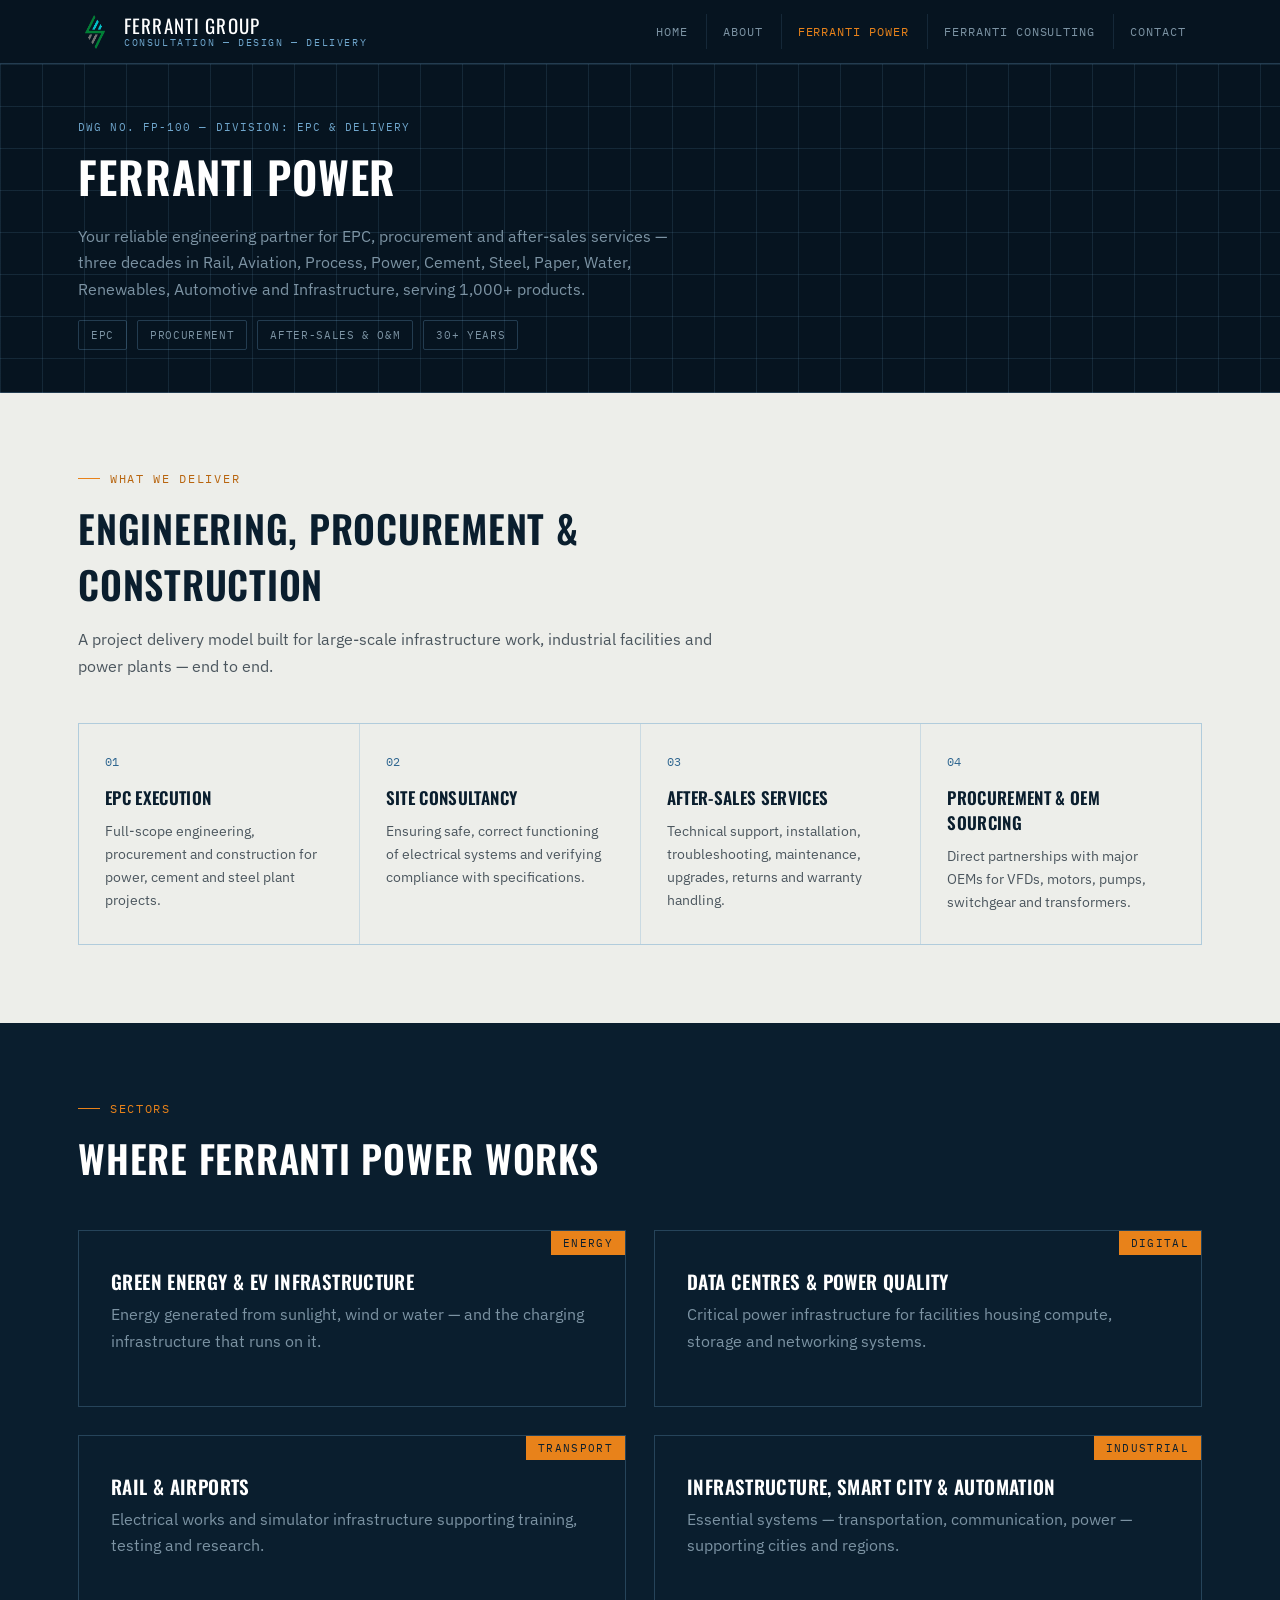
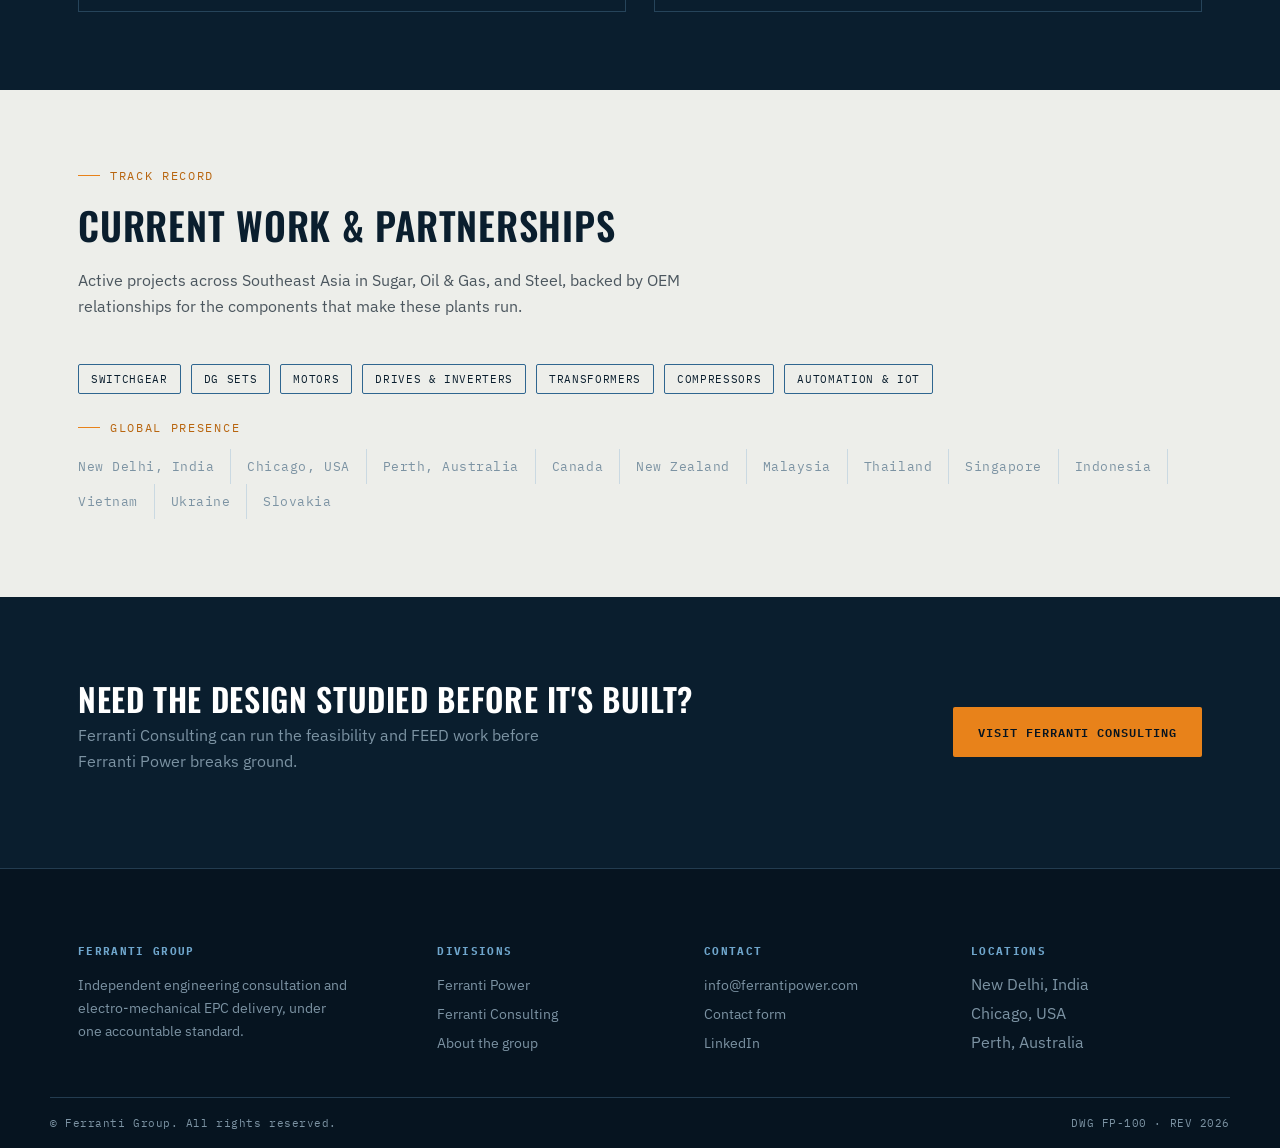
<file: power.html>
<!DOCTYPE html>
<html lang="en">

<head>
  <meta charset="UTF-8">
  <meta name="viewport" content="width=device-width, initial-scale=1, shrink-to-fit=no">
  <title>Ferranti Power | EPC &amp; Electro-Mechanical Delivery — Ferranti Group</title>
  <meta name="description"
    content="Ferranti Power is Ferranti Group's EPC and electro-mechanical delivery division: power, cement, steel, rail, water, renewables and data centre projects worldwide.">
  <link rel="preconnect" href="https://fonts.googleapis.com">
  <link
    href="https://fonts.googleapis.com/css2?family=Oswald:wght@500;600;700&family=IBM+Plex+Sans:wght@400;500;600&family=IBM+Plex+Mono:wght@400;500&display=swap"
    rel="stylesheet">
  <link rel="stylesheet" href="css/style.css">
  <link rel="icon" type="image/png" href="/images/icon/logo-noBG.png">
  <link rel="canonical" href="https://ferrantipower.com/">
</head>

<body>

  <header class="titleblock-header">
    <div class="bar">
      <a class="brand" href="index.html">
        <img src="/images/icon/logo-noBG.png" alt="Ferranti Group">
        <span class="brand-text">
          <span class="g">Ferranti Group</span>
          <span class="sub">Consultation — Design — Delivery</span>
        </span>
      </a>
      <button class="nav-toggle" aria-label="Toggle navigation" aria-expanded="false">≡</button>
      <nav class="primary">
        <a href="index.html">Home</a>
        <a href="about.html">About</a>
        <a href="power.html" class="active">Ferranti Power</a>
        <a href="consulting.html">Ferranti Consulting</a>
        <a href="contact.html">Contact</a>
      </nav>
    </div>
  </header>

  <div class="page-header">
    <div class="wrap">
      <div class="dwg">DWG NO. FP-100 — DIVISION: EPC &amp; DELIVERY</div>
      <h1>Ferranti Power</h1>
      <p>Your reliable engineering partner for EPC, procurement and after-sales services — three decades in Rail,
        Aviation, Process, Power, Cement, Steel, Paper, Water, Renewables, Automotive and Infrastructure, serving 1,000+
        products.</p>
      <div class="badge-row">
        <span class="badge">EPC</span>
        <span class="badge">Procurement</span>
        <span class="badge">After-Sales &amp; O&amp;M</span>
        <span class="badge">30+ Years</span>
      </div>
    </div>
  </div>

  <section>
    <div class="wrap">
      <div class="section-head on-paper">
        <div class="eyebrow on-paper">WHAT WE DELIVER</div>
        <h2>Engineering, Procurement &amp; Construction</h2>
        <p>A project delivery model built for large-scale infrastructure work, industrial facilities and power plants —
          end to end.</p>
      </div>
      <div class="card-grid">
        <div class="card">
          <span class="num">01</span>
          <h4>EPC Execution</h4>
          <p>Full-scope engineering, procurement and construction for power, cement and steel plant projects.</p>
        </div>
        <div class="card">
          <span class="num">02</span>
          <h4>Site Consultancy</h4>
          <p>Ensuring safe, correct functioning of electrical systems and verifying compliance with specifications.</p>
        </div>
        <div class="card">
          <span class="num">03</span>
          <h4>After-Sales Services</h4>
          <p>Technical support, installation, troubleshooting, maintenance, upgrades, returns and warranty handling.</p>
        </div>
        <div class="card">
          <span class="num">04</span>
          <h4>Procurement &amp; OEM Sourcing</h4>
          <p>Direct partnerships with major OEMs for VFDs, motors, pumps, switchgear and transformers.</p>
        </div>
      </div>
    </div>
  </section>

  <section class="on-navy">
    <div class="wrap">
      <div class="section-head">
        <div class="eyebrow">SECTORS</div>
        <h2>Where Ferranti Power works</h2>
      </div>
      <div class="division-grid">
        <div class="division-card" data-tag="ENERGY">
          <h3 style="font-size:19px;">Green Energy &amp; EV Infrastructure</h3>
          <p>Energy generated from sunlight, wind or water — and the charging infrastructure that runs on it.</p>
        </div>
        <div class="division-card" data-tag="DIGITAL">
          <h3 style="font-size:19px;">Data Centres &amp; Power Quality</h3>
          <p>Critical power infrastructure for facilities housing compute, storage and networking systems.</p>
        </div>
        <div class="division-card" data-tag="TRANSPORT">
          <h3 style="font-size:19px;">Rail &amp; Airports</h3>
          <p>Electrical works and simulator infrastructure supporting training, testing and research.</p>
        </div>
        <div class="division-card" data-tag="INDUSTRIAL">
          <h3 style="font-size:19px;">Infrastructure, Smart City &amp; Automation</h3>
          <p>Essential systems — transportation, communication, power — supporting cities and regions.</p>
        </div>
      </div>
    </div>
  </section>

  <section>
    <div class="wrap">
      <div class="section-head on-paper">
        <div class="eyebrow on-paper">TRACK RECORD</div>
        <h2>Current work &amp; partnerships</h2>
        <p>Active projects across Southeast Asia in Sugar, Oil &amp; Gas, and Steel, backed by OEM relationships for the
          components that make these plants run.</p>
      </div>
      <div class="badge-row" style="margin-bottom:26px;">
        <span class="badge on-paper">Switchgear</span>
        <span class="badge on-paper">DG Sets</span>
        <span class="badge on-paper">Motors</span>
        <span class="badge on-paper">Drives &amp; Inverters</span>
        <span class="badge on-paper">Transformers</span>
        <span class="badge on-paper">Compressors</span>
        <span class="badge on-paper">Automation &amp; IoT</span>
      </div>
      <div class="eyebrow on-paper">GLOBAL PRESENCE</div>
      <div class="geo-list">
        <span>New Delhi, India</span>
        <span>Chicago, USA</span>
        <span>Perth, Australia</span>
        <span>Canada</span>
        <span>New Zealand</span>
        <span>Malaysia</span>
        <span>Thailand</span>
        <span>Singapore</span>
        <span>Indonesia</span>
        <span>Vietnam</span>
        <span>Ukraine</span>
        <span>Slovakia</span>
      </div>
    </div>
  </section>

  <section class="on-navy">
    <div class="wrap" style="display:flex;flex-wrap:wrap;justify-content:space-between;align-items:center;gap:24px;">
      <div>
        <h2 style="color:#fff;font-size:clamp(24px,3vw,32px);">Need the design studied before it's built?</h2>
        <p style="max-width:52ch;">Ferranti Consulting can run the feasibility and FEED work before Ferranti Power
          breaks ground.</p>
      </div>
      <a href="consulting.html" class="btn btn-amber">Visit Ferranti Consulting</a>
    </div>
  </section>

  <footer>
    <div class="wrap footer-grid">
      <div>
        <h5>Ferranti Group</h5>
        <p style="max-width:34ch;">Independent engineering consultation and electro-mechanical EPC delivery, under one
          accountable standard.</p>
      </div>
      <div>
        <h5>Divisions</h5>
        <ul>
          <li><a href="power.html">Ferranti Power</a></li>
          <li><a href="consulting.html">Ferranti Consulting</a></li>
          <li><a href="about.html">About the group</a></li>
        </ul>
      </div>
      <div>
        <h5>Contact</h5>
        <ul>
          <li><a href="mailto:info@ferrantipower.com">info@ferrantipower.com</a></li>
          <li><a href="contact.html">Contact form</a></li>
          <li><a href="https://www.linkedin.com/in/ferranti-power-912713331/">LinkedIn</a></li>
        </ul>
      </div>
      <div>
        <h5>Locations</h5>
        <ul>
          <li>New Delhi, India</li>
          <li>Chicago, USA</li>
          <li>Perth, Australia</li>
        </ul>
      </div>
    </div>
    <div class="wrap footer-bottom">
      <span>© Ferranti Group. All rights reserved.</span>
      <span>DWG FP-100 · REV 2026</span>
    </div>
  </footer>

  <script src="js/script.js"></script>
</body>

</html>
</file>
<file: css/style.css>
/* =========================================================
   FERRANTI GROUP — Design tokens
   Direction: engineering drawing / single-line-diagram system.
   Navy drafting background, steel-blue schematic lines, amber
   signal accent (the one "hazard tape" color used for actions
   and active states), set in an industrial condensed display
   face with a technical mono face for drawing annotations.
   ========================================================= */

:root{
  --navy: #0A1E2E;
  --navy-deep: #061420;
  --steel: #2F6690;
  --steel-light: #6FA6CC;
  --amber: #E8821A;
  --amber-dim: #B8650F;
  --paper: #EDEEEA;
  --paper-dim: #E1E3DC;
  --graphite: #1E262C;
  --mist: #7C93A3;
  --line: rgba(111,166,204,0.28);
  --line-soft: rgba(111,166,204,0.14);

  --display: "Oswald", "Arial Narrow", sans-serif;
  --body: "IBM Plex Sans", -apple-system, "Segoe UI", sans-serif;
  --mono: "IBM Plex Mono", "SFMono-Regular", monospace;

  --container: 1180px;
}

*{ box-sizing:border-box; }
html{ scroll-behavior:smooth; }
body{
  margin:0;
  font-family:var(--body);
  color:var(--graphite);
  background:var(--paper);
  -webkit-font-smoothing:antialiased;
}
img{ max-width:100%; display:block; }
a{ color:inherit; text-decoration:none; }
h1,h2,h3,h4{
  font-family:var(--display);
  text-transform:uppercase;
  letter-spacing:0.02em;
  margin:0;
  font-weight:600;
  color:var(--navy);
}
p{ line-height:1.65; margin:0 0 1em; color:var(--graphite); }
.wrap{ max-width:var(--container); margin:0 auto; padding:0 28px; }

/* Focus visibility */
a:focus-visible, button:focus-visible, input:focus-visible, textarea:focus-visible{
  outline:2px solid var(--amber);
  outline-offset:3px;
}

@media (prefers-reduced-motion: reduce){
  *{ animation-duration:0.001ms !important; animation-iteration-count:1 !important; transition-duration:0.001ms !important; scroll-behavior:auto !important; }
}

/* ---------- eyebrow / mono labels (drawing annotation style) ---------- */
.eyebrow{
  font-family:var(--mono);
  font-size:12px;
  letter-spacing:0.14em;
  text-transform:uppercase;
  color:var(--amber);
  display:flex;
  align-items:center;
  gap:10px;
  margin-bottom:14px;
}
.eyebrow::before{
  content:"";
  width:22px; height:1px;
  background:var(--amber);
  display:inline-block;
}
.eyebrow.on-paper{ color:var(--amber-dim); }

/* ---------- Title-block header (styled like a drawing title block) ---------- */
.titleblock-header{
  background:var(--navy-deep);
  border-bottom:1px solid var(--line);
  position:sticky; top:0; z-index:50;
}
.titleblock-header .bar{
  display:flex; align-items:center; justify-content:space-between;
  padding:14px 28px;
  max-width:var(--container); margin:0 auto;
}
.brand{ display:flex; align-items:center; gap:12px; }
.brand img{ height:34px; width:auto; }
.brand-text{ display:flex; flex-direction:column; line-height:1; }
.brand-text .g{
  font-family:var(--display); color:#fff; font-size:19px; letter-spacing:0.06em; text-transform:uppercase;
}
.brand-text .sub{
  font-family:var(--mono); color:var(--steel-light); font-size:10px; letter-spacing:0.16em; text-transform:uppercase; margin-top:3px;
}
nav.primary{ display:flex; align-items:center; gap:2px; }
nav.primary a{
  font-family:var(--mono);
  font-size:12px;
  letter-spacing:0.08em;
  text-transform:uppercase;
  color:var(--mist);
  padding:10px 16px;
  border-left:1px solid var(--line-soft);
  transition:color .15s ease;
}
nav.primary a:first-child{ border-left:none; }
nav.primary a:hover, nav.primary a.active{ color:#fff; }
nav.primary a.active{ color:var(--amber); }
.nav-toggle{
  display:none; background:none; border:1px solid var(--line); color:#fff;
  width:40px; height:40px; border-radius:2px; cursor:pointer;
  font-family:var(--mono); font-size:16px;
}

@media (max-width: 860px){
  nav.primary{
    display:none; position:absolute; top:100%; left:0; right:0;
    flex-direction:column; background:var(--navy-deep); border-bottom:1px solid var(--line);
  }
  nav.primary.open{ display:flex; }
  nav.primary a{ border-left:none; border-top:1px solid var(--line-soft); padding:14px 28px; }
  .nav-toggle{ display:block; }
}

/* ---------- Hero ---------- */
.hero{
  background:
    radial-gradient(ellipse at 78% 15%, rgba(47,102,144,0.35), transparent 55%),
    var(--navy);
  background-image:
    linear-gradient(var(--line-soft) 1px, transparent 1px),
    linear-gradient(90deg, var(--line-soft) 1px, transparent 1px),
    radial-gradient(ellipse at 78% 15%, rgba(47,102,144,0.35), transparent 55%),
    linear-gradient(var(--navy), var(--navy));
  background-size: 42px 42px, 42px 42px, auto, auto;
  color:#fff;
  padding:88px 0 70px;
  position:relative;
  overflow:hidden;
  border-bottom:1px solid var(--line);
}
.hero .wrap{ position:relative; z-index:2; }
.hero-grid{
  display:grid; grid-template-columns:1.05fr 0.95fr; gap:48px; align-items:center;
}
.hero h1{
  color:#fff; font-size:clamp(34px,4.6vw,58px); line-height:1.04; margin-bottom:22px;
}
.hero h1 em{ font-style:normal; color:var(--amber); }
.hero .lede{ color:var(--mist); font-size:17px; max-width:52ch; margin-bottom:30px; }
.hero .cta-row{ display:flex; gap:14px; flex-wrap:wrap; }

@media (max-width: 900px){
  .hero-grid{ grid-template-columns:1fr; }
}

/* ---------- Buttons ---------- */
.btn{
  font-family:var(--mono); font-size:12px; letter-spacing:0.08em; text-transform:uppercase;
  padding:14px 24px; border-radius:2px; display:inline-flex; align-items:center; gap:10px;
  border:1px solid transparent; cursor:pointer; transition:transform .15s ease, background .15s ease, border-color .15s ease;
}
.btn-amber{ background:var(--amber); color:var(--navy-deep); font-weight:600; }
.btn-amber:hover{ background:#fff; }
.btn-outline{ border-color:var(--line); color:#fff; }
.btn-outline:hover{ border-color:var(--steel-light); color:var(--steel-light); }
.btn-outline.on-paper{ border-color:var(--steel); color:var(--navy); }
.btn-outline.on-paper:hover{ border-color:var(--navy); background:var(--navy); color:#fff; }
.btn:hover{ transform:translateY(-1px); }

/* ---------- Single-line diagram (signature element) ---------- */
.sld-wrap{ position:relative; }
.sld-wrap svg{ width:100%; height:auto; }
.sld-node-label{
  font-family:var(--mono); font-size:11px; letter-spacing:0.05em; fill:var(--mist); text-transform:uppercase;
}
.sld-node-label.strong{ fill:#fff; font-size:12.5px; }
.sld-node-label.small{ font-size:9px; letter-spacing:0.02em; }
.sld-line{ stroke:var(--steel); stroke-width:1.5; fill:none; }
.sld-pulse{
  stroke:var(--amber); stroke-width:2.5; fill:none;
  stroke-dasharray:6 10;
  animation:dash 2.6s linear infinite;
}
@keyframes dash{ to{ stroke-dashoffset:-160; } }
.sld-node-box{ fill:var(--navy-deep); stroke:var(--steel); stroke-width:1.2; }
.sld-node-box.hi{ stroke:var(--amber); }
.sld-dot{ fill:var(--amber); }

/* ---------- Sections ---------- */
section{ padding:78px 0; }
.section-head{ max-width:640px; margin-bottom:44px; }
.section-head h2{ font-size:clamp(26px,3.2vw,38px); margin-bottom:14px; }
.section-head p{ color:var(--mist); font-size:16px; }
.section-head.on-paper p{ color:#4B565E; }
section.on-navy{ background:var(--navy); color:#fff; }
section.on-navy h2, section.on-navy h3{ color:#fff; }
section.on-navy p{ color:var(--mist); }
section.on-navy-deep{ background:var(--navy-deep); color:#fff; }
section.on-navy-deep h2, section.on-navy-deep h3{ color:#fff; }

/* divisions */
.division-grid{ display:grid; grid-template-columns:1fr 1fr; gap:28px; }
.division-card{
  background:var(--navy); border:1px solid var(--line);
  padding:36px 32px; position:relative; overflow:hidden;
}
.division-card::before{
  content:attr(data-tag); position:absolute; top:0; right:0;
  font-family:var(--mono); font-size:11px; letter-spacing:.12em; color:var(--navy);
  background:var(--amber); padding:5px 12px;
}
.division-card h3{ color:#fff; font-size:24px; margin-bottom:6px; }
.division-card .role{ font-family:var(--mono); font-size:12px; color:var(--steel-light); letter-spacing:.08em; text-transform:uppercase; margin-bottom:16px; display:block; }
.division-card p{ color:var(--mist); }
.division-card ul{ margin:18px 0 24px; padding:0; list-style:none; }
.division-card li{
  font-size:14px; color:#DCE4E9; padding:8px 0 8px 20px; position:relative;
  border-top:1px solid var(--line-soft);
}
.division-card li::before{ content:"—"; position:absolute; left:0; color:var(--steel-light); }

@media (max-width:860px){ .division-grid{ grid-template-columns:1fr; } }

/* service / sector grid */
.card-grid{ display:grid; grid-template-columns:repeat(4,1fr); gap:1px; background:var(--line); border:1px solid var(--line); }
.card{ background:var(--paper); padding:30px 26px; }
.card .num{ font-family:var(--mono); color:var(--steel); font-size:12px; display:block; margin-bottom:16px; }
.card h4{ font-size:17px; margin-bottom:10px; color:var(--navy); }
.card p{ font-size:14px; color:#4B565E; margin:0; }
@media (max-width:980px){ .card-grid{ grid-template-columns:repeat(2,1fr); } }
@media (max-width:560px){ .card-grid{ grid-template-columns:1fr; } }

/* stat strip */
.stat-strip{ display:grid; grid-template-columns:repeat(4,1fr); border-top:1px solid var(--line); border-bottom:1px solid var(--line); }
.stat{ padding:26px 24px; border-left:1px solid var(--line); }
.stat:first-child{ border-left:none; }
.stat .n{ font-family:var(--display); font-size:34px; color:var(--amber); display:block; }
.stat .l{ font-family:var(--mono); font-size:11px; color:var(--mist); letter-spacing:.08em; text-transform:uppercase; }
@media (max-width:760px){ .stat-strip{ grid-template-columns:1fr 1fr; } .stat{ border-top:1px solid var(--line); } }

/* locations / global presence */
.geo-list{ display:flex; flex-wrap:wrap; gap:0; font-family:var(--mono); font-size:13px; letter-spacing:.04em; }
.geo-list span{ padding:9px 16px 9px 0; margin-right:16px; border-right:1px solid var(--line); color:var(--mist); }
.geo-list span:last-child{ border-right:none; }

/* partners strip */
.partner-strip{ display:flex; flex-wrap:wrap; gap:22px; align-items:center; margin-top:28px; }
.partner-strip a{
  background:#fff; border-radius:3px; padding:10px 16px;
  display:flex; align-items:center; justify-content:center;
  opacity:0.9; transition:opacity .15s ease;
}
.partner-strip a:hover{ opacity:1; }
.partner-strip img{ height:26px; width:auto; max-width:110px; object-fit:contain; filter:grayscale(1); }

/* quote / vision block */
.vision-block{
  border-left:3px solid var(--amber); padding-left:28px; max-width:760px;
}
.vision-block p{ font-family:var(--display); text-transform:none; font-size:clamp(20px,2.4vw,28px); line-height:1.4; color:var(--navy); letter-spacing:0.01em; }
section.on-navy .vision-block p{ color:#fff; }

/* timeline / lifecycle */
.lifecycle{ display:grid; grid-template-columns:repeat(4,1fr); gap:0; position:relative; margin-top:20px; }
.lifecycle::before{
  content:""; position:absolute; top:17px; left:0; right:0; height:1px; background:var(--line);
}
.lifecycle .step{ position:relative; padding-top:40px; padding-right:20px; }
.lifecycle .step .dot{ position:absolute; top:11px; left:0; width:13px; height:13px; border-radius:50%; background:var(--paper); border:2px solid var(--amber); }
.lifecycle .step h4{ font-size:15px; margin-bottom:8px; }
.lifecycle .step p{ font-size:13.5px; color:#4B565E; }
@media (max-width:820px){
  .lifecycle{ grid-template-columns:1fr; gap:26px; }
  .lifecycle::before{ display:none; }
  .lifecycle .step{ padding-left:30px; padding-top:0; }
  .lifecycle .step .dot{ top:4px; left:0; }
}

/* form */
.form-grid{ display:grid; grid-template-columns:1fr 1fr; gap:44px; }
form.contact-form{ display:grid; gap:16px; }
.field{ display:flex; flex-direction:column; gap:6px; }
.field label{ font-family:var(--mono); font-size:11px; letter-spacing:.08em; text-transform:uppercase; color:var(--mist); }
.field input, .field textarea{
  background:var(--navy-deep); border:1px solid var(--line); color:#fff;
  padding:13px 14px; font-family:var(--body); font-size:14px; border-radius:2px;
}
.field input:focus, .field textarea:focus{ border-color:var(--amber); outline:none; }
.field textarea{ resize:vertical; min-height:120px; }

/* footer / drawing block */
footer{
  background:var(--navy-deep); color:var(--mist); padding:56px 0 0; border-top:1px solid var(--line);
}
.footer-grid{ display:grid; grid-template-columns:1.4fr 1fr 1fr 1fr; gap:36px; padding-bottom:40px; }
.footer-grid h5{
  font-family:var(--mono); font-size:11px; letter-spacing:.12em; text-transform:uppercase; color:var(--steel-light); margin-bottom:16px;
}
.footer-grid p, .footer-grid a{ font-size:14px; color:var(--mist); }
.footer-grid ul{ list-style:none; padding:0; margin:0; display:grid; gap:9px; }
.footer-grid a:hover{ color:#fff; }
.footer-bottom{
  border-top:1px solid var(--line); padding:18px 0; display:flex; justify-content:space-between; align-items:center;
  font-family:var(--mono); font-size:11px; letter-spacing:.05em; color:var(--mist); flex-wrap:wrap; gap:10px;
}
@media (max-width:900px){ .footer-grid{ grid-template-columns:1fr 1fr; } }
@media (max-width:560px){ .footer-grid{ grid-template-columns:1fr; } }

/* page header for inner pages */
.page-header{
  background:var(--navy-deep); color:#fff; padding:56px 0 42px; border-bottom:1px solid var(--line);
  background-image:linear-gradient(var(--line-soft) 1px, transparent 1px), linear-gradient(90deg, var(--line-soft) 1px, transparent 1px);
  background-size:42px 42px;
}
.page-header .dwg{ font-family:var(--mono); font-size:11px; color:var(--steel-light); letter-spacing:.1em; margin-bottom:10px; }
.page-header h1{ color:#fff; font-size:clamp(28px,4vw,44px); }
.page-header p{ color:var(--mist); max-width:60ch; margin-top:14px; }

/* two column content */
.two-col{ display:grid; grid-template-columns:1fr 1fr; gap:48px; align-items:start; }
@media (max-width:860px){ .two-col{ grid-template-columns:1fr; } }

.badge-row{ display:flex; flex-wrap:wrap; gap:10px; margin-top:18px; }
.badge{
  font-family:var(--mono); font-size:11px; letter-spacing:.06em; text-transform:uppercase;
  border:1px solid var(--line); color:var(--mist); padding:7px 12px; border-radius:2px;
}
.badge.on-paper{ color:var(--navy); border-color:var(--steel); }
</file>
